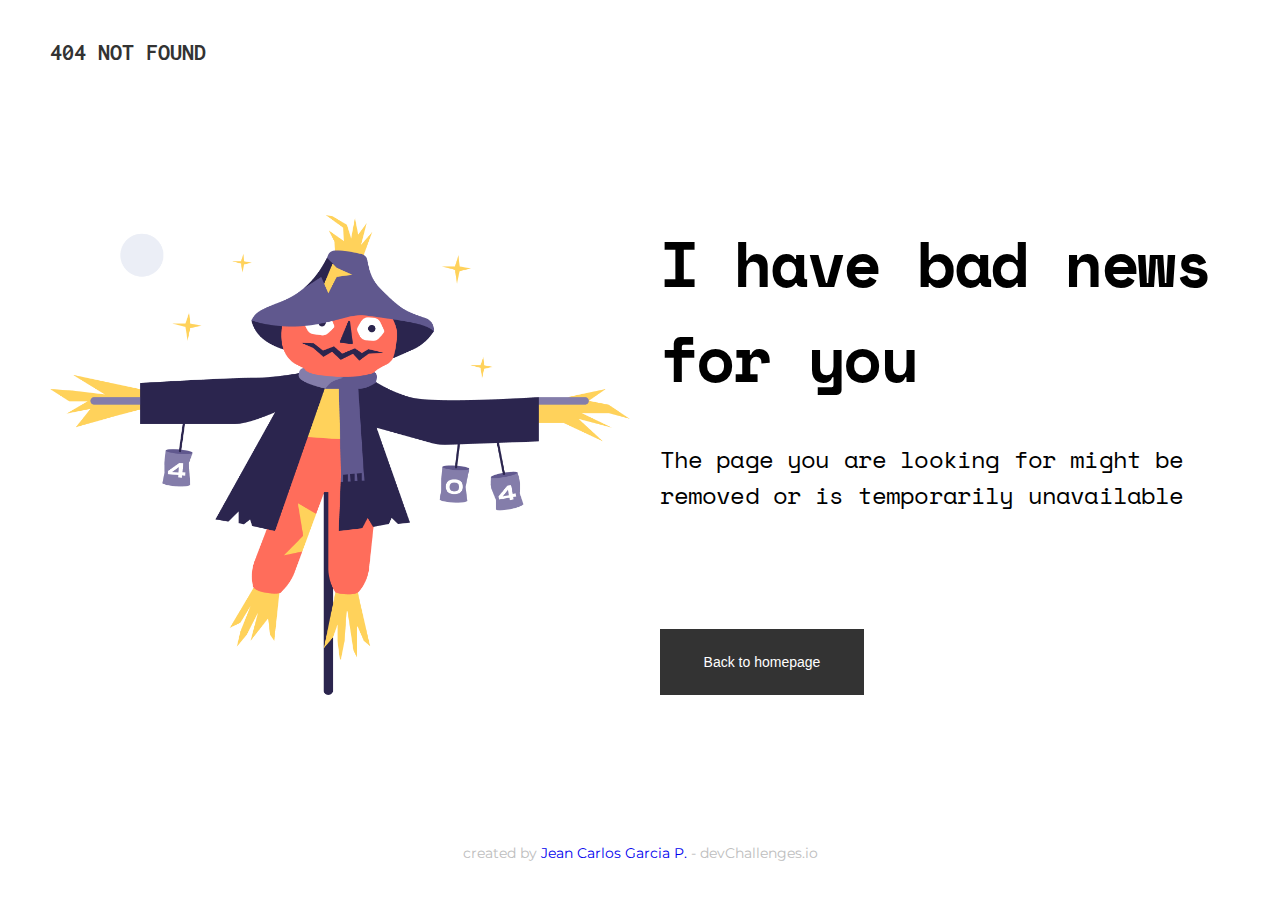
<file: 404-not-found-master/index.html>
<!DOCTYPE html>
<html lang="en">
<head>
    <meta charset="UTF-8">
    <meta http-equiv="X-UA-Compatible" content="IE=edge">
    <meta name="viewport" content="width=device-width, initial-scale=1.0">
    <title>404-not-found-master</title>
    <link rel="stylesheet" href="reset200802.css">
    <link rel="stylesheet" href="style.css">
</head>
<body>
    <div class="wrapper">
        <header class="header">
            <h1>404 NOT FOUND</h1>
        </header>
        <main class="main">
            <section class="section_img">
                <figure><img src="Scarecrow.png" alt=""></figure>
            </section>
            <section class="section_description">
                <div>
                    <h2>I have bad news for you</h2>
                    <p>The page you are looking for might be removed or is temporarily unavailable</p>
                </div>
                <button>Back to homepage</button>
            </section>
        </main>
        <footer class="footer">
            <p>created by <a href="https://devchallenges.io/portfolio/jeancarlos3197">Jean Carlos Garcia P.</a> - devChallenges.io</p>
        </footer>
    </div>
</body>
</html>
</file>
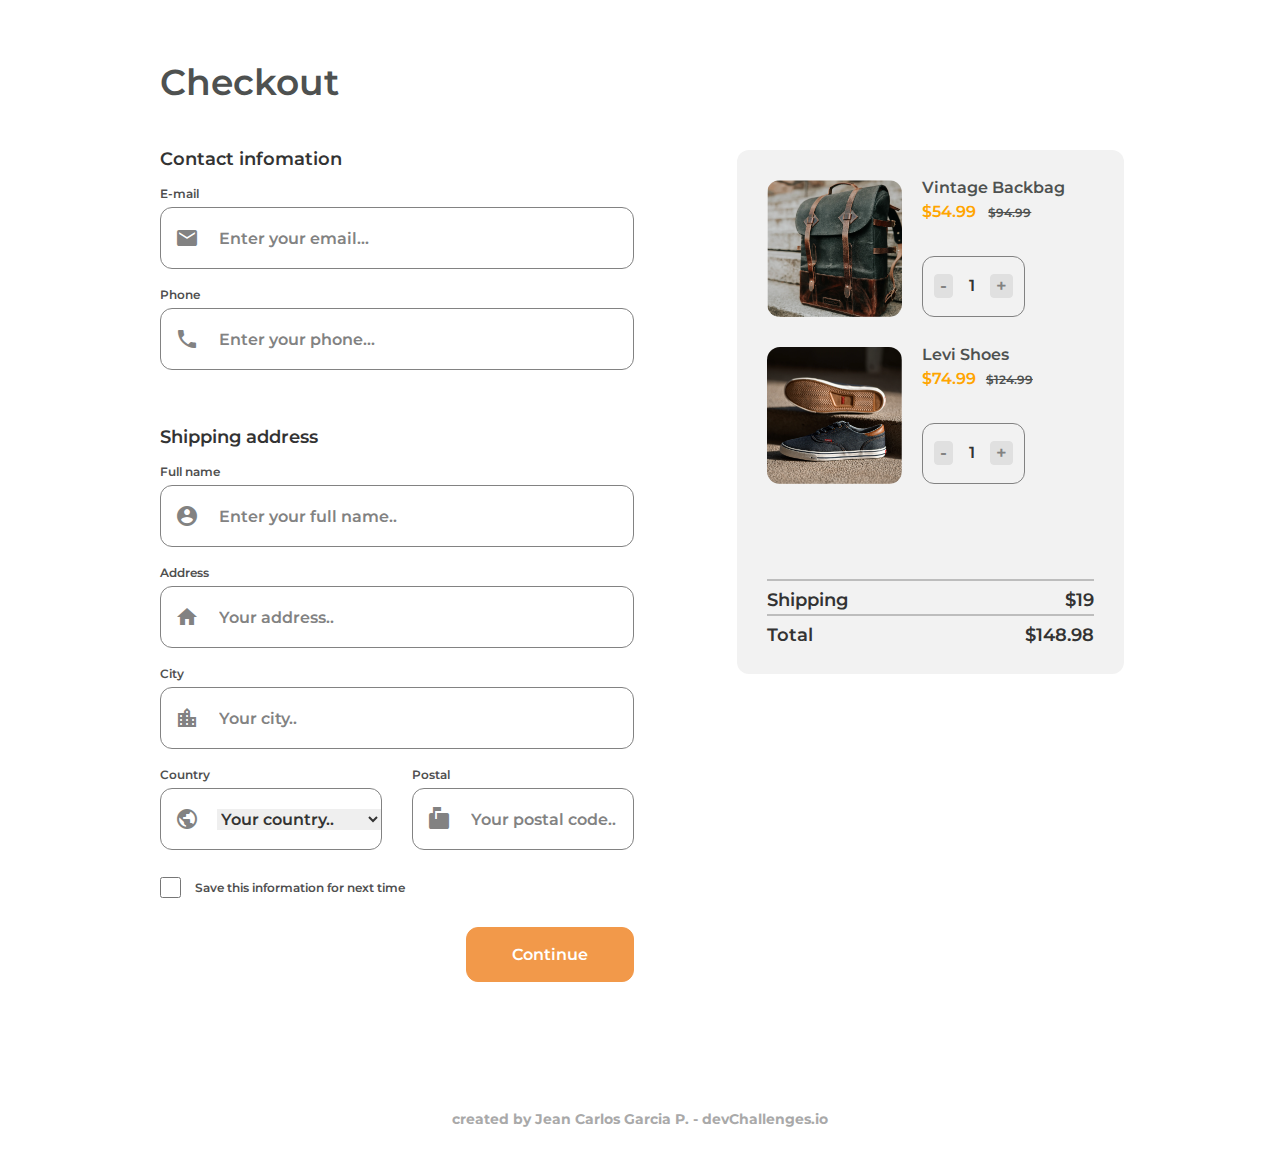
<file: checkout-page-master/index.html>
<!DOCTYPE html>
<html lang="en">
  <head>
    <meta charset="UTF-8" />
    <meta http-equiv="X-UA-Compatible" content="IE=edge" />
    <meta name="viewport" content="width=device-width, initial-scale=1.0" />
    <link rel="icon" href="./img/devchallenges.png" />

    <link
      href="https://fonts.googleapis.com/icon?family=Material+Icons"
      rel="stylesheet"
    />
    <link rel="stylesheet" href="./styles/style.css" />

    <title>Document</title>
  </head>
  <body>
    <div class="wrapper">
      <header class="header"><h1>Checkout</h1></header>
      <main class="checkout">
        <form action="" class="checkout__form">
          <div class="checkout__form__left">
            <div class="checkout__form__left__contact">
              <h2>Contact infomation</h2>
              <div class="checkout__form__left__contact__contact input__design">
                <label for="correo">E-mail</label>
                <div class="icon__and__input">
                  <span class="material-icons"> email </span>
                  <input
                    type="email"
                    id="correo"
                    placeholder="Enter your email..."
                  />
                </div>
              </div>
              <div class="checkout__form__left__contact__contact input__design">
                <label for="telefono">Phone</label>
                <div class="icon__and__input">
                  <span class="material-icons"> call </span>
                  <input
                    type="tel"
                    id="telefono"
                    placeholder="Enter your phone..."
                  />
                </div>
              </div>
            </div>
            <div class="checkout__form__left__shipping">
              <h2>Shipping address</h2>
              <div
                class="checkout__form__left__shipping__content input__design"
              >
                <label for="nombre">Full name</label>
                <div class="icon__and__input">
                  <span class="material-icons"> account_circle </span>
                  <input
                    type="text"
                    id="nombre"
                    placeholder="Enter your full name.."
                  />
                </div>
              </div>
              <div
                class="checkout__form__left__shipping__content input__design"
              >
                <label for="direccion">Address</label>
                <div class="icon__and__input">
                  <span class="material-icons"> home </span>
                  <input
                    type="text"
                    id="direccion"
                    placeholder="Your address.."
                  />
                </div>
              </div>
              <div
                class="checkout__form__left__shipping__content input__design"
              >
                <label for="ciudad">City</label>
                <div class="icon__and__input">
                  <span class="material-icons"> location_city </span>
                  <input
                    type="text"
                    id="ciudad"
                    name="ciudad"
                    placeholder="Your city.."
                  />
                </div>
              </div>
              <div
                class="checkout__form__left__shipping__content input__design country__and__postal"
              >
                <div class="country">
                  <label for="pais">Country</label>
                  <div class="icon__and__input">
                    <span class="material-icons"> public </span>
                    <select name="pais" id="pais">
                      <option value="none">Your country..</option>
                      <option value="value2">Value 2</option>
                      <option value="value3">Value 3</option>
                    </select>
                  </div>
                </div>
                <div class="postal">
                  <label for="postal">Postal</label>
                  <div class="icon__and__input">
                    <span class="material-icons"> markunread_mailbox </span>
                    <input
                      type="text"
                      id="postal"
                      placeholder="Your postal code.."
                    />
                  </div>
                </div>
              </div>
              <label class="checkout__form__left__shipping__check"
                ><input type="checkbox" id="cbox1" value="first_checkbox" />
                Save this information for next time</label
              ><br />
            </div>
          </div>
          <div class="checkout__form__right">
            <div class="checkout__form__right__content">
              <div class="container">
                <img src="./img/photo1.png" alt="" />
                <div class="container_description">
                  <h4>Vintage Backbag</h4>
                  <p>
                    <span>$54.99</span>
                    <span>$94.99</span>
                  </p>
                </div>
                <div class="container_count">
                  <button>-</button>
                  <p>1</p>
                  <button>+</button>
                </div>
              </div>
              <div class="container">
                <img src="./img/photo2.png" alt="" />
                <div class="container_description">
                  <h4>Levi Shoes</h4>
                  <p><span>$74.99</span><span>$124.99</span></p>
                </div>
                <div class="container_count">
                  <button>-</button>
                  <p>1</p>
                  <button>+</button>
                </div>
              </div>
            </div>
            <div class="checkout__form__right__description">
              <hr />
              <div class="checkout__form__right__description__price">
                <h3>Shipping</h3>
                <p>$19</p>
              </div>
              <hr />
              <div class="checkout__form__right__description__price">
                <h3>Total</h3>
                <p>$148.98</p>
              </div>
            </div>
          </div>
          <div class="checkout__form__button">
            <button>Continue</button>
          </div>
        </form>
      </main>
      <footer class="footer">
        <p>
          created by
          <a
            href="https://devchallenges.io/portfolio/jeancarlos3197"
            target="_blank"
            >Jean Carlos Garcia P.</a
          >
          - devChallenges.io
        </p>
      </footer>
    </div>
  </body>
</html>
</file>
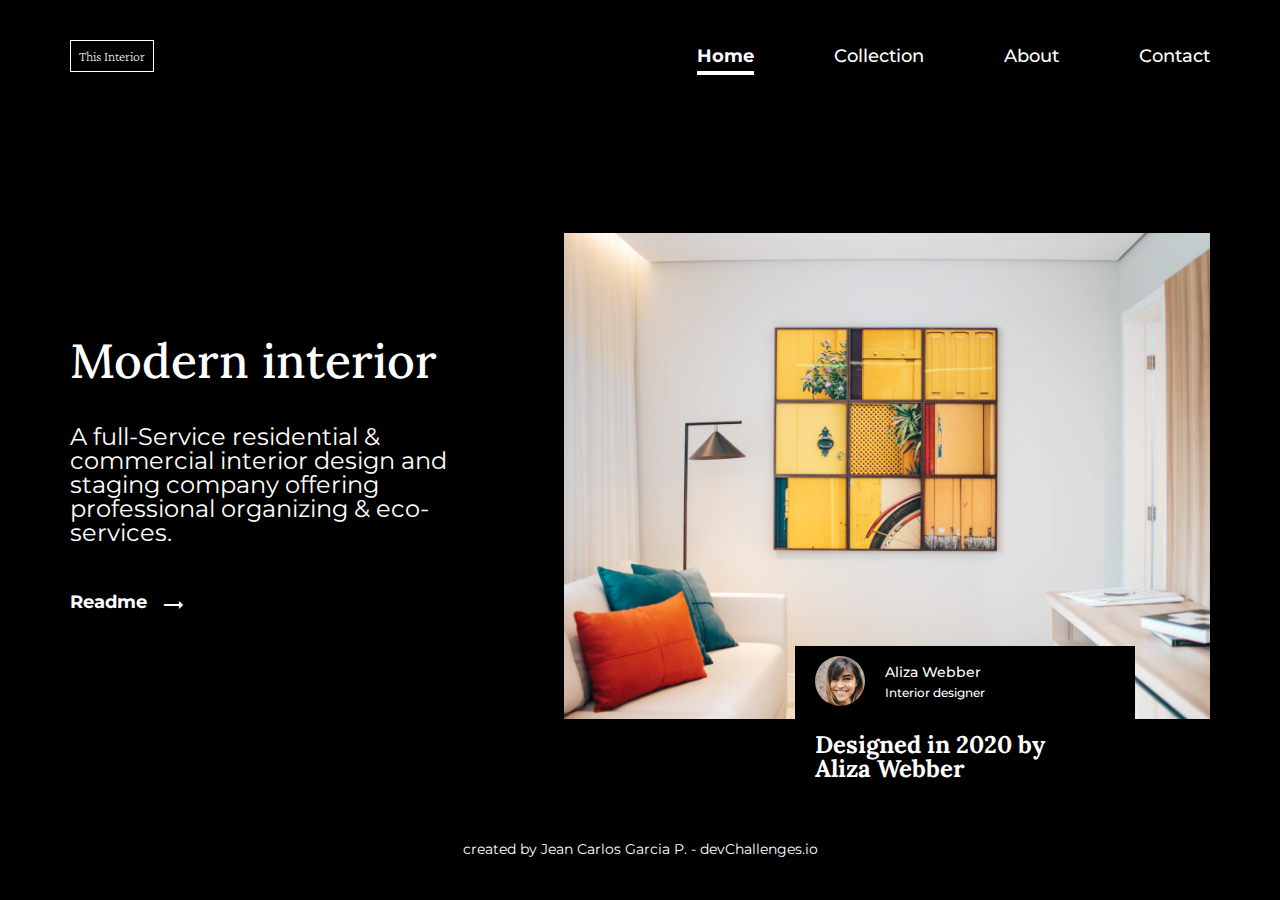
<file: interior-consultant-master/index.html>
<!DOCTYPE html>
<html lang="en">
  <head>
    <meta charset="UTF-8" />
    <meta http-equiv="X-UA-Compatible" content="IE=edge" />
    <meta name="viewport" content="width=device-width, initial-scale=1.0" />
    <title>interior-consultant-master</title>
    <link rel="stylesheet" href="./styles/reset200802.css" />
    <link
      href="https://fonts.googleapis.com/icon?family=Material+Icons"
      rel="stylesheet"
    />
    <link rel="stylesheet" href="./styles/main-pre.css" />
  </head>
  <body>
    <div class="wrapper ">
      <header class="header ">
        <div class="header-logo ">
          <h1>This Interior</h1>
        </div>
        <nav class="header-navbar ">
          <ul>
            <li>
              <a href="#"
                >Home
                <div></div>
              </a>
            </li>
            <li><a href="#">Collection</a></li>
            <li><a href="#">About</a></li>
            <li><a href="#">Contact</a></li>
          </ul>
        </nav>
        <button class="header-button ">
          <span class="material-icons menu">
            menu
          </span>
          <span class="material-icons menu-open">
            menu
          </span>
        </button>
      </header>
      <main class="main">
        <div class="main-left">
          <h2>Modern interior</h2>
          <p>
            A full-Service residential & commercial interior design and staging
            company offering professional organizing & eco-services.
          </p>
          <a href="#">
            Readme <span class="material-icons">trending_flat</span>
          </a>
        </div>
        <div class="main-right">
          <figure class="main-right_img">
            <img src="./img/photo1.png" alt="" />
            <div class="main-right_img_subcontainer">
              <div class="main-right_img_subcontainer-user">
                <figure class="main-right_img_subcontainer-user-left">
                  <img src="./img/photo2.png" alt="" />
                </figure>
                <div class="main-right_img_subcontainer-user-right">
                  <h3>Aliza Webber</h3>
                  <p>Interior designer</p>
                </div>
              </div>
              <div class="main-right_img_designedby">
                <h4>Designed in 2020 by <br> Aliza Webber</h4>
              </div>
            </div>
          </figure>
        </div>
      </main>
      <footer class="footer">
        <p>
          created by
          <a href="https://devchallenges.io/portfolio/jeancarlos3197"
            >Jean Carlos Garcia P.</a
          >
          - devChallenges.io
        </p>
      </footer>

      <script src="./js/main.js"></script>
    </div>
  </body>
</html>
</file>
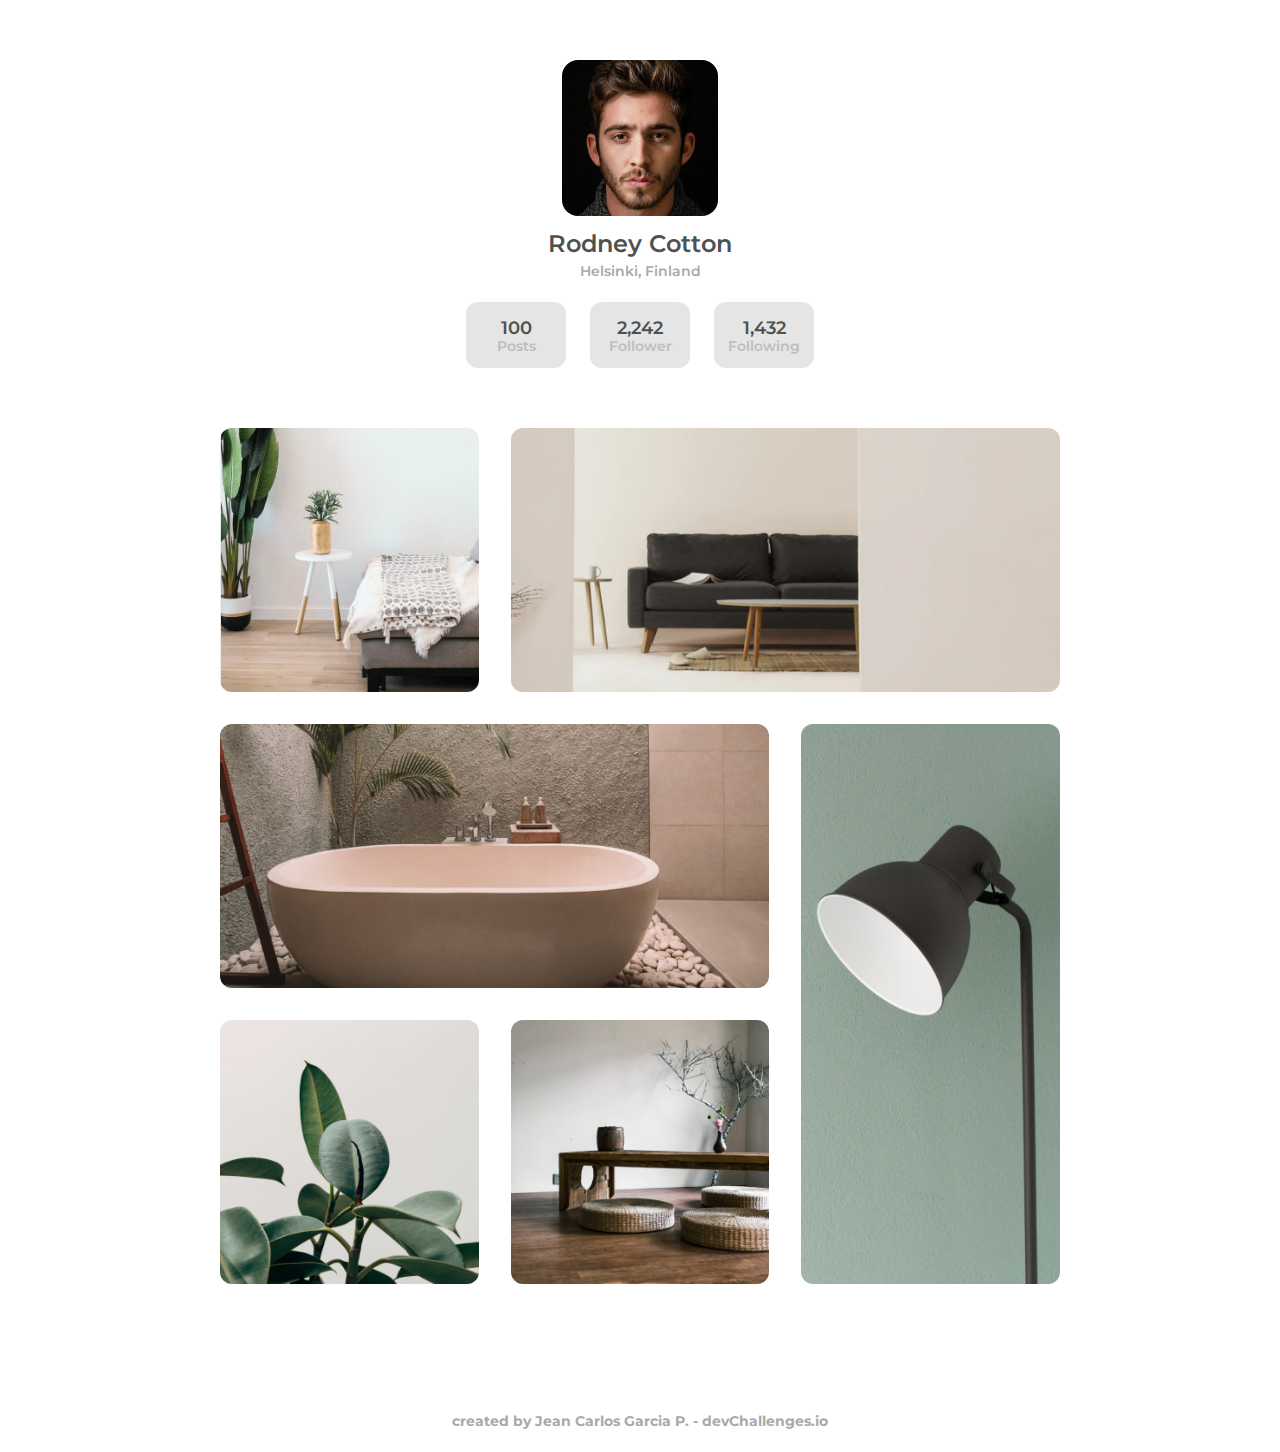
<file: my-gallery-master/index.html>
<!DOCTYPE html>
<html lang="en">
  <head>
    <meta charset="UTF-8" />
    <meta http-equiv="X-UA-Compatible" content="IE=edge" />
    <meta name="viewport" content="width=device-width, initial-scale=1.0" />
    <link rel="icon" href="./img/devchallenges.png" />

    <link
      rel="shortcut icon"
      type="image/x-icon"
      href="https://devchallenges.io/"
    />
    <link rel="stylesheet" href="./styles/main.css">
    <title>MY-GALLERY-MASTER</title>
  </head>
  <body>
    <main>
      <div class="profile">
        <img
          src="./img/profilePhoto.png"
          alt="perfil"
          class="profile__img"
        />
        <h1 class="profile__name">Rodney Cotton</h1>
        <p class="profile__country">Helsinki, Finland</p>
        <div class="profile__social">
          <div class="profile__social__information">
            <p class="number">100</p>
            <p class="title">Posts</p>
          </div>
          <div class="profile__social__information">
            <p class="number">2,242</p>
            <p class="title">Follower</p>
          </div>
          <div class="profile__social__information">
            <p class="number">1,432</p>
            <p class="title">Following</p>
          </div>
        </div>
      </div>
      <div class="gallery">
        <div class="gallery__container">
          <figure class="img1"><img src="./img/photo1.png" alt="escritorio1"></figure>
          <figure class="img2"><img src="./img/photo2.png" alt="escritorio2"></figure>
          <figure class="img3"><img src="./img/photo3.png" alt="bañera"></figure>
          <figure class="img4"><img src="./img/photo_4.png" alt="lampara"></figure>
          <figure class="img5"><img src="./img/photo5.png" alt="mesa"></figure>
          <figure class="img6"><img src="./img/photo6.png" alt="planta"></figure>
        </div>
      </div>
    </main>

    <footer class="footer">
      <p>
        created by
        <a href="https://devchallenges.io/portfolio/jeancarlos3197"
        target="_blank"
          >Jean Carlos Garcia P.</a
        >
        - devChallenges.io
      </p>
    </footer>
  </body>
</html>
</file>
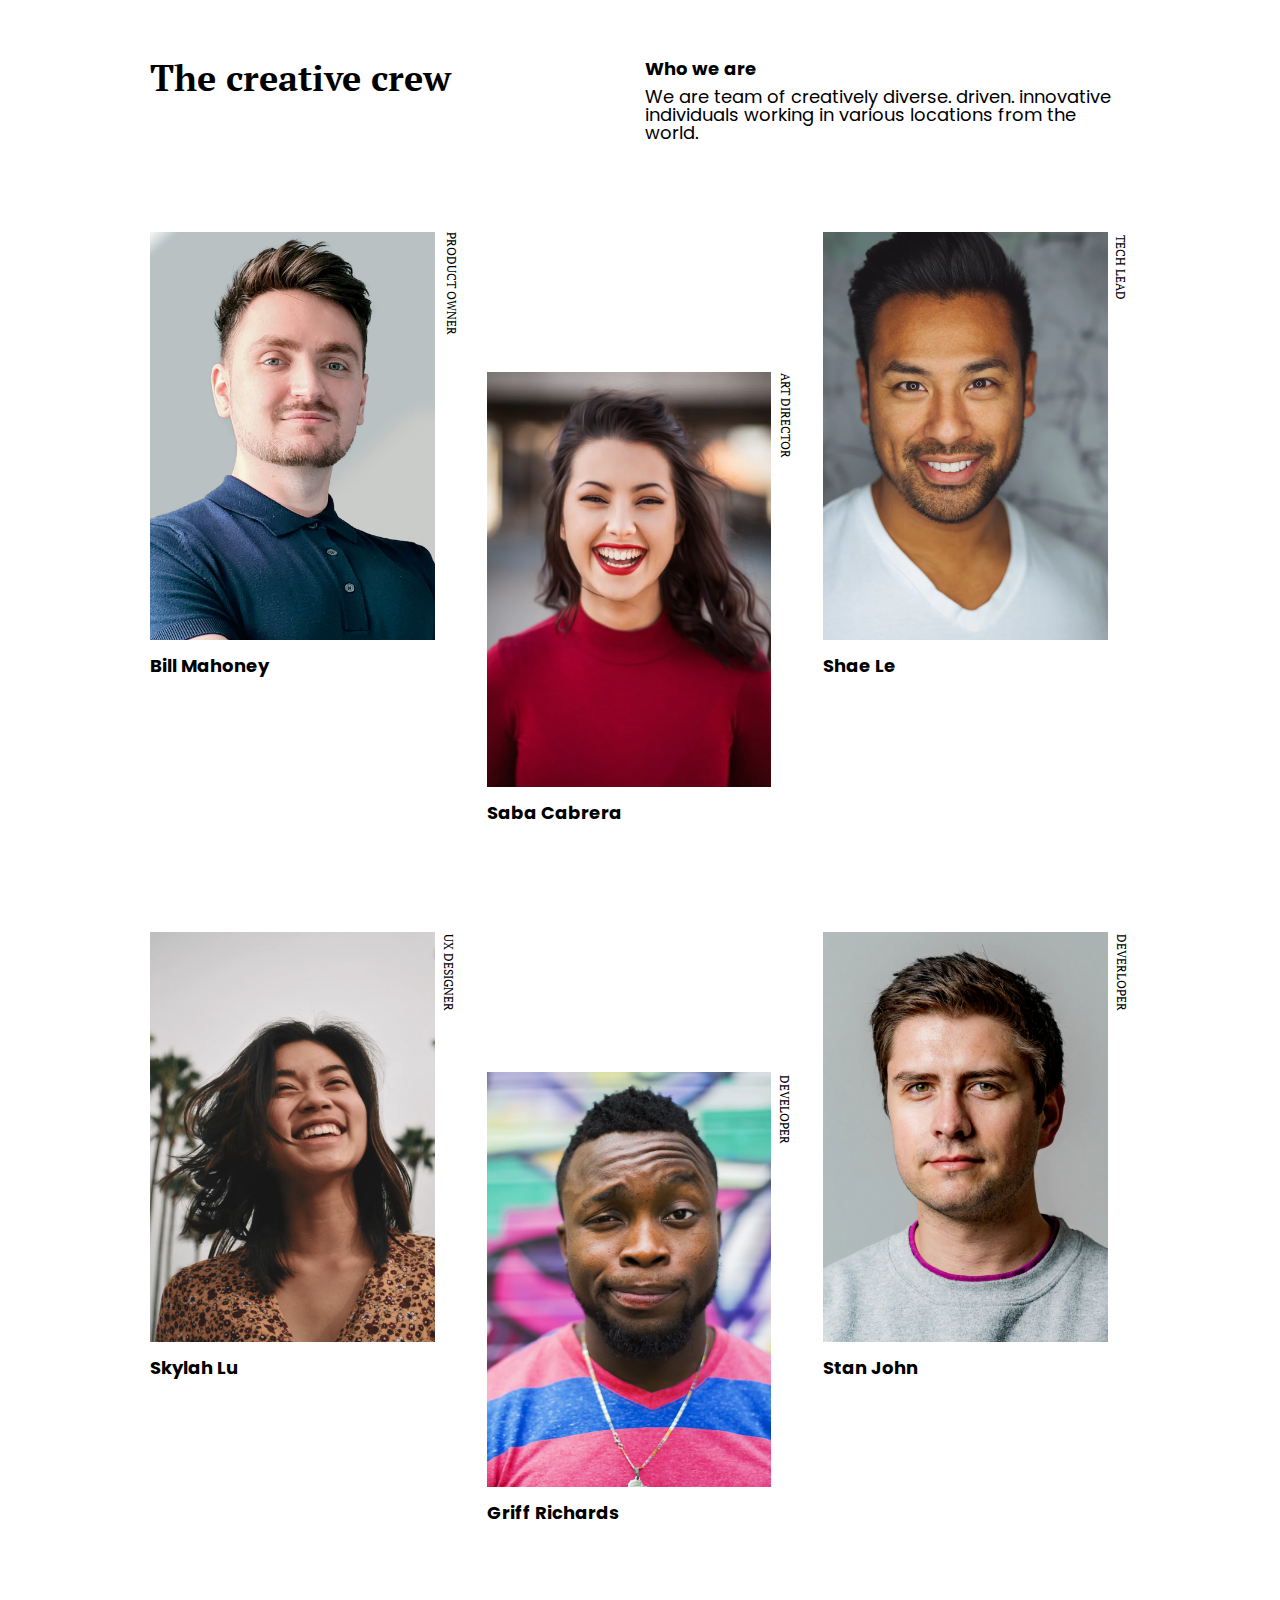
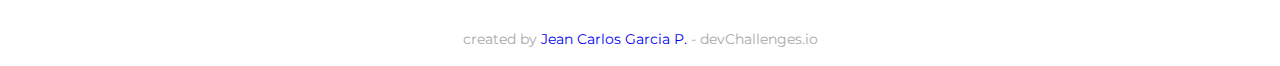
<file: my-team-page-master/index.html>
<!DOCTYPE html>
<html lang="en">
<head>
    <meta charset="UTF-8">
    <meta http-equiv="X-UA-Compatible" content="IE=edge">
    <meta name="viewport" content="width=device-width, initial-scale=1.0">
    <title>my-team-page-master</title>
    <link rel="stylesheet" href="./style/reset200802.css">
    <link rel="stylesheet" href="./style/style.css">
</head>
<body>
    <div class="wrapper">
        <header class="header">
            <h1>The creative crew</h1>
            <div class="header-description">
                <h2>Who we are</h2>
                <p>We are team of creatively diverse.  driven.  innovative individuals working in various locations from the world.</p>
            </div>
        </header>
        <main class="main">
            <div class="main-container">
                <div class="main-container__title">
                    <figure class="main-container__img">
                        <img src="./img/photo1.png" alt="">
                    </figure>
                    <h3>Bill Mahoney</h3>
                </div>
                <div class="main-container__skill">
                    <p>Product owner</p>
                </div>
            </div>
            <div class="main-container">
                <div class="main-container__title">
                    <figure class="main-container__img">
                        <img src="./img/photo2.png" alt="">
                    </figure>
                    <h3>Saba Cabrera</h3>
                </div>
                <div class="main-container__skill">
                    <p>Art director</p>
                </div>
            </div>
            <div class="main-container">
                <div class="main-container__title">
                    <figure class="main-container__img">
                        <img src="./img/photo3.png" alt="">
                    </figure>
                    <h3>Shae Le</h3>
                </div>
                <div class="main-container__skill">
                    <p>Tech Lead</p>
                </div>
            </div>
            <div class="main-container">
                <div class="main-container__title">
                    <figure class="main-container__img">
                        <img src="./img/photo4.png" alt="">
                    </figure>
                    <h3>Skylah Lu</h3>
                </div>
                <div class="main-container__skill">
                    <p>UX Designer</p>
                </div>
            </div>
            <div class="main-container">
                <div class="main-container__title">
                    <figure class="main-container__img">
                        <img src="./img/photo5.png" alt="">
                    </figure>
                    <h3>Griff Richards</h3>
                </div>
                <div class="main-container__skill">
                    <p>Developer</p>
                </div>
            </div>
            <div class="main-container">
                <div class="main-container__title">
                    <figure class="main-container__img">
                        <img src="./img/photo6.png" alt="">
                    </figure>
                    <h3>Stan John</h3>
                </div>
                <div class="main-container__skill">
                    <p>DEverloper</p>
                </div>
            </div>
        </main>
        <footer class="footer">
            <p>created by <a href="https://devchallenges.io/portfolio/jeancarlos3197">Jean Carlos Garcia P.</a> - devChallenges.io</p>
        </footer>
    </div>
</body>
</html>
</file>
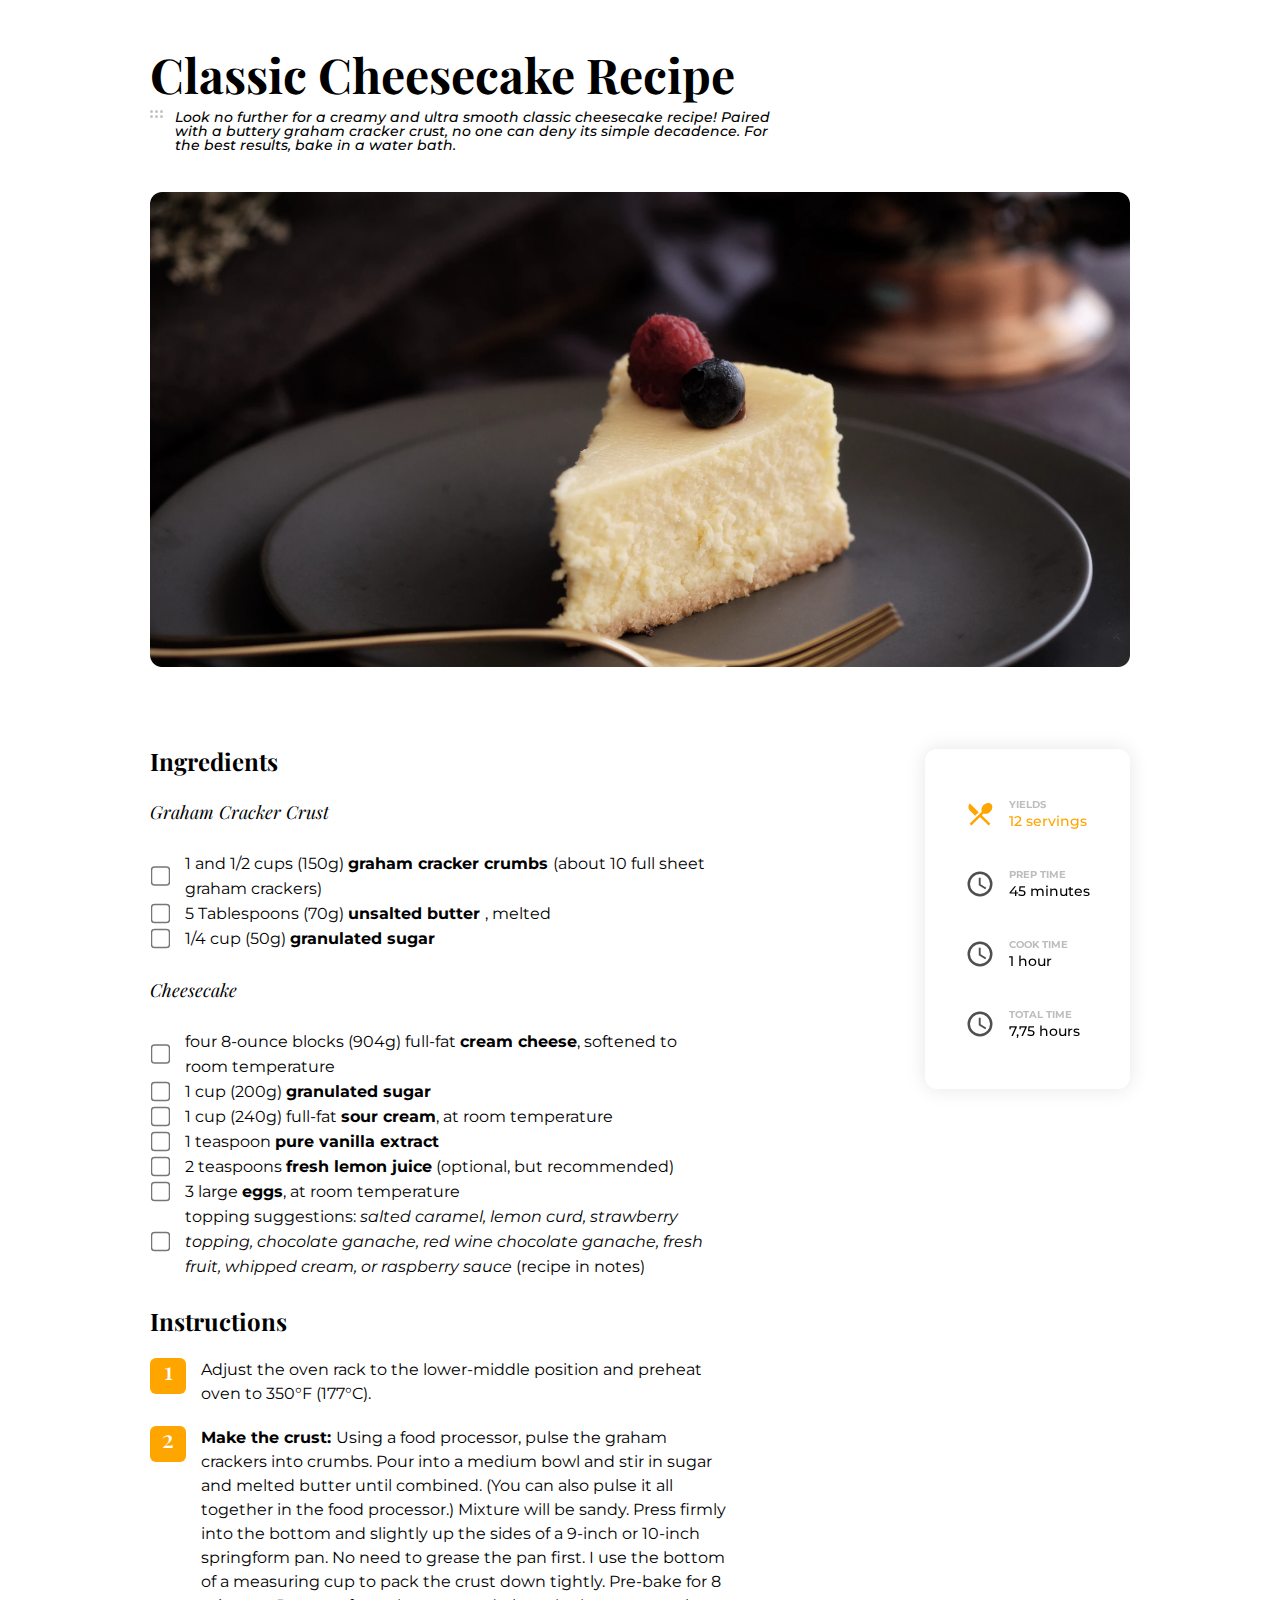
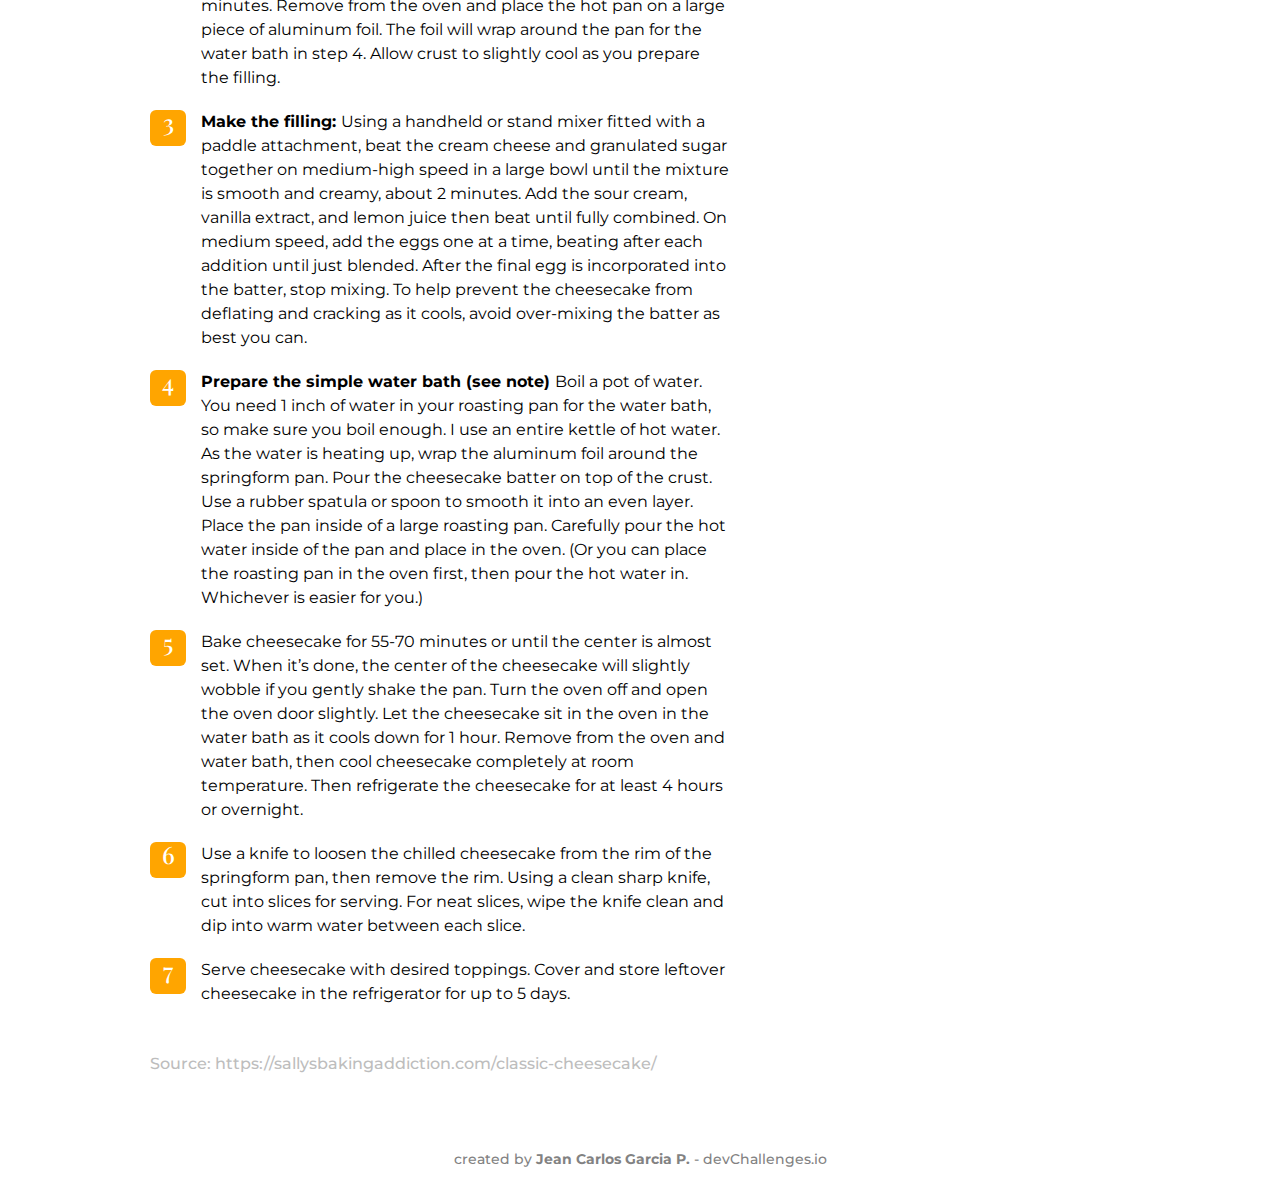
<file: recipe-page-master/index.html>
<!DOCTYPE html>
<html lang="en">
  <head>
    <meta charset="UTF-8" />
    <meta http-equiv="X-UA-Compatible" content="IE=edge" />
    <meta name="viewport" content="width=device-width, initial-scale=1.0" />
    <link rel="icon" href="./img/devchallenges.png" />
    <title>recipe blog challenge</title>
    <link
      href="https://fonts.googleapis.com/icon?family=Material+Icons"
      rel="stylesheet"
    />
    <link rel="stylesheet" href="./sass/main.css" />
  </head>
  <body>
    <div class="wrapper">
      <main class="main">
        <article class="article">
          <section class="description">
            <h1>Classic Cheesecake Recipe</h1>
            <div class="description--text">
              <img src="./img/6dots.svg" alt="" />
              <p>
                Look no further for a creamy and ultra smooth classic cheesecake
                recipe! Paired with a buttery graham cracker crust, no one can
                deny its simple decadence. For the best results, bake in a water
                bath.
              </p>
            </div>
            <img class="description--img" src="./img/photo1.png" alt="" />
          </section>
          <section class="union">
            <section class="union__right">
              <div class="union__right__item">
                <span class="orange material-icons union__right__item--icon">
                  restaurant_menu
                </span>
                <div class="union__right__item--description">
                  <span>Yields</span>
                  <p class="orange">12 servings</p>
                </div>
              </div>
              <div class="union__right__item">
                <span class="material-icons union__right__item--icon">
                  schedule
                </span>
                <div class="union__right__item--description">
                  <span>Prep TIme</span>
                  <p>45 minutes</p>
                </div>
              </div>
              <div class="union__right__item">
                <span class="material-icons union__right__item--icon">
                  schedule
                </span>
                <div class="union__right__item--description">
                  <span>Cook Time </span>
                  <p>1 hour</p>
                </div>
              </div>
              <div class="union__right__item">
                <span class="material-icons union__right__item--icon">
                  schedule
                </span>
                <div class="union__right__item--description">
                  <span>Total Time</span>
                  <p>7,75 hours</p>
                </div>
              </div>
            </section>
            <section class="union__left">
              <section class="union__left__ingredients">
                <h2>Ingredients</h2>
                <div class="union__left__ingredients__list">
                  <div class="union__left__ingredients__list__container">
                    <h3>Graham Cracker Crust</h3>
                    <div
                      class="union__left__ingredients__list__container__items"
                    >
                      <input
                        type="checkbox"
                        id="crust1"
                        name="crust1"
                        value="crust1"
                      />
                      <label for="crust1">
                        1 and 1/2 cups (150g)
                        <span>graham cracker crumbs </span>(about 10 full sheet
                        graham crackers)</label
                      >
                    </div>
                    <div
                      class="union__left__ingredients__list__container__items"
                    >
                      <input
                        type="checkbox"
                        id="crust2"
                        name="crust2"
                        value="crust2"
                      />
                      <label for="crust2">
                        5 Tablespoons (70g) <span>unsalted butter </span>,
                        melted</label
                      >
                    </div>
                    <div
                      class="union__left__ingredients__list__container__items"
                    >
                      <input
                        type="checkbox"
                        id="crust3"
                        name="crust3"
                        value="crust3"
                      />
                      <label for="crust3">
                        1/4 cup (50g) <span>granulated sugar</span></label
                      >
                    </div>
                  </div>
                  <div class="union__left__ingredients__list__container">
                    <h3>Cheesecake</h3>
                    <div
                      class="union__left__ingredients__list__container__items"
                    >
                      <input
                        type="checkbox"
                        id="cake1"
                        name="cake1"
                        value="cake1"
                      />
                      <label for="cake1">
                        four 8-ounce blocks (904g) full-fat
                        <span>cream cheese</span>, softened to room
                        temperature</label
                      >
                    </div>
                    <div
                      class="union__left__ingredients__list__container__items"
                    >
                      <input
                        type="checkbox"
                        id="cake2"
                        name="cake2"
                        value="cake2"
                      />
                      <label for="cake2">
                        1 cup (200g) <span>granulated sugar</span></label
                      >
                    </div>
                    <div
                      class="union__left__ingredients__list__container__items"
                    >
                      <input
                        type="checkbox"
                        id="cake3"
                        name="cake3"
                        value="cake3"
                      />
                      <label for="cake3">
                        1 cup (240g) full-fat <span>sour cream</span>, at room
                        temperature</label
                      >
                    </div>
                    <div
                      class="union__left__ingredients__list__container__items"
                    >
                      <input
                        type="checkbox"
                        id="cake4"
                        name="cake4"
                        value="cake4"
                      />
                      <label for="cake4">
                        1 teaspoon <span>pure vanilla extract</span></label
                      >
                    </div>
                    <div
                      class="union__left__ingredients__list__container__items"
                    >
                      <input
                        type="checkbox"
                        id="cake5"
                        name="cake5"
                        value="cake5"
                      />
                      <label for="cake5">
                        2 teaspoons <span>fresh lemon juice</span> (optional,
                        but recommended)</label
                      >
                    </div>
                    <div
                      class="union__left__ingredients__list__container__items"
                    >
                      <input
                        type="checkbox"
                        id="cake6"
                        name="cake6"
                        value="cake6"
                      />
                      <label for="cake6">
                        3 large <span>eggs</span>, at room temperature</label
                      >
                    </div>
                    <div
                      class="union__left__ingredients__list__container__items"
                    >
                      <input
                        type="checkbox"
                        id="cake7"
                        name="cake7"
                        value="cake7"
                      />
                      <label for="cake7">
                        topping suggestions:
                        <i
                          >salted caramel, lemon curd, strawberry topping,
                          chocolate ganache, red wine chocolate ganache, fresh
                          fruit, whipped cream, or raspberry sauce</i
                        >
                        (recipe in notes)
                      </label>
                    </div>
                  </div>
                </div>
              </section>
              <section class="union__left__instructions">
                <h2>Instructions</h2>
                <div class="union__left__instructions__list">
                  <div class="union__left__instructions__list_items">
                    <div>
                      <p>1</p>
                    </div>
                    <p>
                      Adjust the oven rack to the lower-middle position and
                      preheat oven to 350°F (177°C).
                    </p>
                  </div>
                  <div class="union__left__instructions__list_items">
                    <div>
                      <p>2</p>
                    </div>
                    <p>
                      <b>Make the crust: </b>Using a food processor, pulse the
                      graham crackers into crumbs. Pour into a medium bowl and
                      stir in sugar and melted butter until combined. (You can
                      also pulse it all together in the food processor.) Mixture
                      will be sandy. Press firmly into the bottom and slightly
                      up the sides of a 9-inch or 10-inch springform pan. No
                      need to grease the pan first. I use the bottom of a
                      measuring cup to pack the crust down tightly. Pre-bake for
                      8 minutes. Remove from the oven and place the hot pan on a
                      large piece of aluminum foil. The foil will wrap around
                      the pan for the water bath in step 4. Allow crust to
                      slightly cool as you prepare the filling.
                    </p>
                  </div>
                  <div class="union__left__instructions__list_items">
                    <div>
                      <p>3</p>
                    </div>
                    <p>
                      <b>Make the filling: </b>Using a handheld or stand mixer
                      fitted with a paddle attachment, beat the cream cheese and
                      granulated sugar together on medium-high speed in a large
                      bowl until the mixture is smooth and creamy, about 2
                      minutes. Add the sour cream, vanilla extract, and lemon
                      juice then beat until fully combined. On medium speed, add
                      the eggs one at a time, beating after each addition until
                      just blended. After the final egg is incorporated into the
                      batter, stop mixing. To help prevent the cheesecake from
                      deflating and cracking as it cools, avoid over-mixing the
                      batter as best you can.
                    </p>
                  </div>
                  <div class="union__left__instructions__list_items">
                    <div>
                      <p>4</p>
                    </div>
                    <p>
                      <b>Prepare the simple water bath (see note) </b>Boil a pot
                      of water. You need 1 inch of water in your roasting pan
                      for the water bath, so make sure you boil enough. I use an
                      entire kettle of hot water. As the water is heating up,
                      wrap the aluminum foil around the springform pan. Pour the
                      cheesecake batter on top of the crust. Use a rubber
                      spatula or spoon to smooth it into an even layer. Place
                      the pan inside of a large roasting pan. Carefully pour the
                      hot water inside of the pan and place in the oven. (Or you
                      can place the roasting pan in the oven first, then pour
                      the hot water in. Whichever is easier for you.)
                    </p>
                  </div>
                  <div class="union__left__instructions__list_items">
                    <div>
                      <p>5</p>
                    </div>
                    <p>
                      Bake cheesecake for 55-70 minutes or until the center is
                      almost set. When it’s done, the center of the cheesecake
                      will slightly wobble if you gently shake the pan. Turn the
                      oven off and open the oven door slightly. Let the
                      cheesecake sit in the oven in the water bath as it cools
                      down for 1 hour. Remove from the oven and water bath, then
                      cool cheesecake completely at room temperature. Then
                      refrigerate the cheesecake for at least 4 hours or
                      overnight.
                    </p>
                  </div>
                  <div class="union__left__instructions__list_items">
                    <div>
                      <p>6</p>
                    </div>
                    <p>
                      Use a knife to loosen the chilled cheesecake from the rim
                      of the springform pan, then remove the rim. Using a clean
                      sharp knife, cut into slices for serving. For neat slices,
                      wipe the knife clean and dip into warm water between each
                      slice.
                    </p>
                  </div>
                  <div class="union__left__instructions__list_items">
                    <div>
                      <p>7</p>
                    </div>
                    <p>
                      Serve cheesecake with desired toppings. Cover and store
                      leftover cheesecake in the refrigerator for up to 5 days.
                    </p>
                  </div>
                </div>
                <p class="union__left__instructions__list_link">
                  Source: <br />
                  <a
                    href="https://sallysbakingaddiction.com/classic-cheesecake/"
                    >https://sallysbakingaddiction.com/classic-cheesecake/</a
                  >
                </p>
              </section>
            </section>
          </section>
        </article>
      </main>
      <footer class="footer">
        <p>
          created by
          <a href="https://devchallenges.io/portfolio/jeancarlos3197"
            >Jean Carlos Garcia P.</a
          >
          - devChallenges.io
        </p>
      </footer>
    </div>
  </body>
</html>
</file>
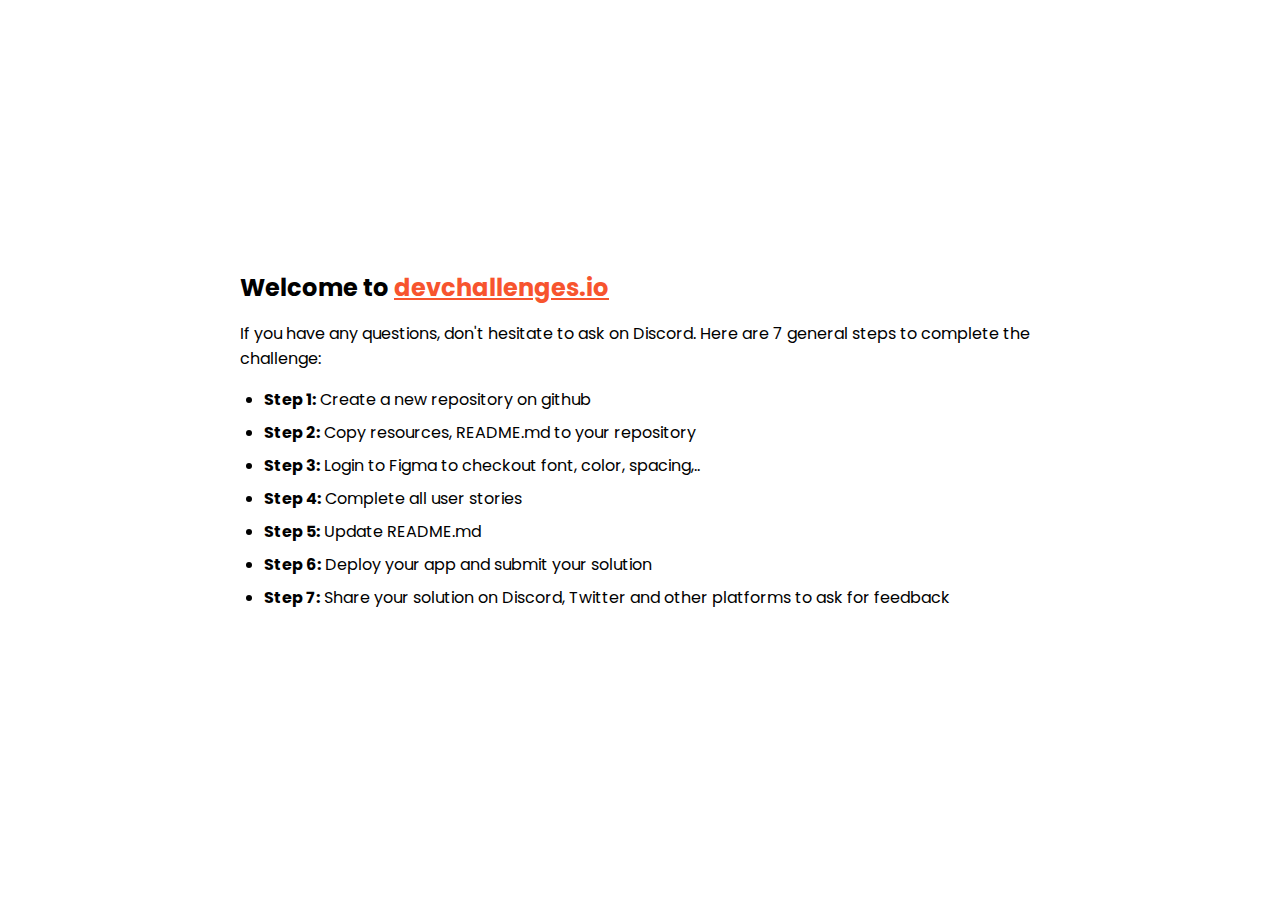
<file: 404-not-found-master/steps.html>
<!DOCTYPE html>
<html lang="en">
  <head>
    <meta charset="utf-8" />
    <meta
      name="viewport"
      content="width=device-width, initial-scale=1,
  maximum-scale=5"
    />

    <link rel="icon" href="devchallenges.png" />

    <link
      rel="shortcut icon"
      type="image/x-icon"
      href="https://devchallenges.io/"
    />

    <link
      href="https://fonts.googleapis.com/css2?family=Poppins:wght@400;500&display=swap"
      rel="stylesheet"
    />

    <title>Devchallenges</title>

    <style>
      body {
        font-family: "Poppins", sans-serif;
      }

      ul {
        padding-left: 24px;
      }

      li {
        margin-bottom: 8px;
      }

      .welcome {
        max-width: 800px;
        margin: 0 auto;
      }

      .welcome-text {
        margin-top: 30vh;
        font-weight: 500;
      }

      .welcome-text p {
        font-size: 1rem;
        font-weight: 400;
      }

      .welcome-text h1 {
        font-size: 1.5rem;
      }

      .welcome-text a {
        color: #f7542e;
      }
    </style>
  </head>
  <body>
    <div class="welcome">
      <div class="welcome-text">
        <h1>
          Welcome to
          <a href="https://devchallenges.io/" target="_blank"
            >devchallenges.io</a
          >
        </h1>

        <p>
          If you have any questions, don't hesitate to ask on Discord. Here are
          7 general steps to complete the challenge:
        </p>
      </div>

      <ul>
        <li><b>Step 1:</b> Create a new repository on github</li>
        <li><b>Step 2:</b> Copy resources, README.md to your repository</li>
        <li>
          <b>Step 3:</b> Login to Figma to checkout font, color, spacing,..
        </li>
        <li><b>Step 4:</b> Complete all user stories</li>
        <li><b>Step 5:</b> Update README.md</li>
        <li><b>Step 6:</b> Deploy your app and submit your solution</li>
        <li>
          <b>Step 7:</b> Share your solution on Discord, Twitter and other
          platforms to ask for feedback
        </li>
      </ul>
    </div>
  </body>
</html>
</file>
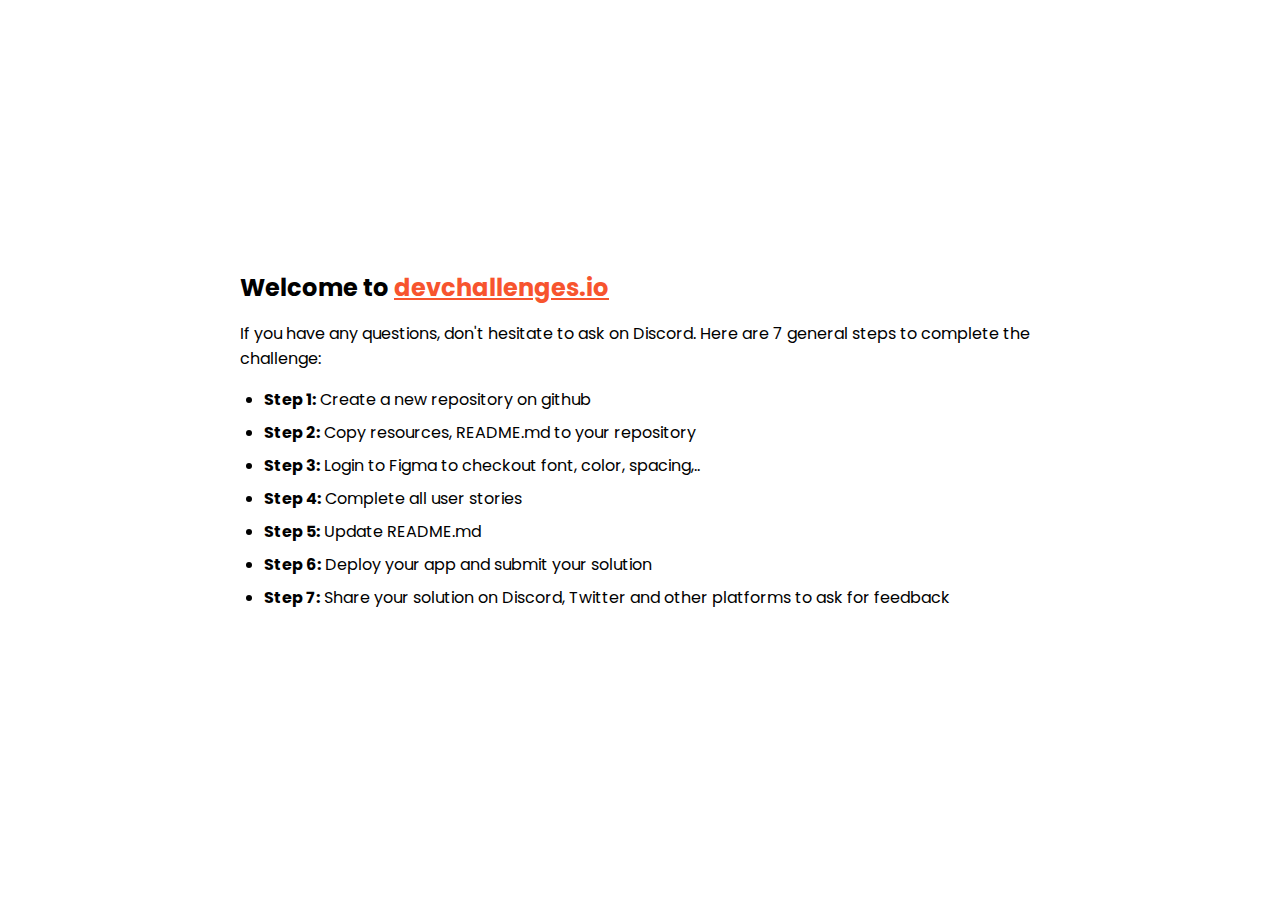
<file: checkout-page-master/steps.html>
<!DOCTYPE html>
<html lang="en">
  <head>
    <meta charset="utf-8" />
    <meta
      name="viewport"
      content="width=device-width, initial-scale=1,
  maximum-scale=5"
    />

    <link rel="icon" href="./img/devchallenges.png" />

    <link
      rel="shortcut icon"
      type="image/x-icon"
      href="https://devchallenges.io/"
    />

    <link
      href="https://fonts.googleapis.com/css2?family=Poppins:wght@400;500&display=swap"
      rel="stylesheet"
    />

    <title>Devchallenges</title>

    <style>
      body {
        font-family: "Poppins", sans-serif;
      }

      ul {
        padding-left: 24px;
      }

      li {
        margin-bottom: 8px;
      }

      .welcome {
        max-width: 800px;
        margin: 0 auto;
      }

      .welcome-text {
        margin-top: 30vh;
        font-weight: 500;
      }

      .welcome-text p {
        font-size: 1rem;
        font-weight: 400;
      }

      .welcome-text h1 {
        font-size: 1.5rem;
      }

      .welcome-text a {
        color: #f7542e;
      }
    </style>
  </head>
  <body>
    <div class="welcome">
      <div class="welcome-text">
        <h1>
          Welcome to
          <a href="https://devchallenges.io/" target="_blank"
            >devchallenges.io</a
          >
        </h1>

        <p>
          If you have any questions, don't hesitate to ask on Discord. Here are
          7 general steps to complete the challenge:
        </p>
      </div>

      <ul>
        <li><b>Step 1:</b> Create a new repository on github</li>
        <li><b>Step 2:</b> Copy resources, README.md to your repository</li>
        <li>
          <b>Step 3:</b> Login to Figma to checkout font, color, spacing,..
        </li>
        <li><b>Step 4:</b> Complete all user stories</li>
        <li><b>Step 5:</b> Update README.md</li>
        <li><b>Step 6:</b> Deploy your app and submit your solution</li>
        <li>
          <b>Step 7:</b> Share your solution on Discord, Twitter and other
          platforms to ask for feedback
        </li>
      </ul>
    </div>
  </body>
</html>
</file>
<file: 404-not-found-master/style.css>
@import url('https://fonts.googleapis.com/css2?family=Inconsolata:wght@700&family=Montserrat:wght@700&family=Space+Mono:wght@400;700&display=swap');

*{
    box-sizing: border-box;
}

html{
    font-size: 62.5%;
}

h1{
    font-family: 'Inconsolata', monospace;
    font-size: 2.4rem;
    color: #333;
}

main{
    font-family: 'Space Mono', monospace;
}

footer{
    font-family: 'Montserrat', sans-serif;;
}

.wrapper{
    height: 100vh;
    display: flex;
    flex-direction: column;
    justify-content: space-between;
    padding: 40px 50px 20px 50px;
}

.main{
    display: flex;
    gap: 30px;
}

.section_img figure, .section_img img{
    display: block;
    width: 100%;
    margin: 0;
}

.section_description{
    display: flex;
    flex-direction: column;
    justify-content: space-between;
    gap: 20px;
}

.section_description h2{
    font-size: 6.4rem;
    line-height: 95px;
    letter-spacing: -0.035em;
    /* font-weight: 700; */
}

.section_description p{
    margin-top: 36px;
    font-size: 2.4rem;
    line-height: 36px;
    letter-spacing: -0.035em;
}

.section_description button{
    font-size: 1.4rem;
    width: fit-content;
    padding: 24px 43px 24px 43px;
    background: #333333;
    border: 1px solid #333333;
    color: #fff;
    cursor: pointer;
}
.section_description button:hover{
    border: 1px solid #333;
    background-color: #fff;
    color: #333;
}
.footer{
    padding-bottom: 20px;
}

.footer p{
    font-size: 1.4rem;
    color: #BDBDBD;
    text-align: center;

}
.footer a{
    text-decoration: none;
}
@media (max-width: 900px) {
    .main{
        flex-direction: column;
    }
    .section_description button{
        width: auto;
    }
    .footer{
        margin-top: 20px;
    }

}
@media (max-width: 480px){
    .wrapper{
        padding: 40px 20px 20px 20px;
    }
    .main{
        margin-top: 60px;
        gap: 60px;
    }
    .section_description h2{
        font-size: 4.8rem;
        line-height: 71px;
    }
    .section_description p{
        font-size: 1.8rem;
        line-height: 27px;
    }
    .section_description button{
        width: fit-content;
        margin-top: 60px;
    }
    .footer{
        margin-top: 100px;
    }
}
</file>
<file: my-team-page-master/style/style.css>
@import url('https://fonts.googleapis.com/css2?family=Montserrat:wght@700&family=PT+Serif:wght@400;700&family=Poppins:wght@400;600&display=swap');
*{
    box-sizing: border-box;
}

html{
    font-size: 62.5%;
}

h1{
    font-family: 'PT Serif', serif;
    font-size: 3.6rem;
}
h2{
    font-family: 'Poppins', sans-serif;
    font-size: 1.8rem;
}
h3{
    font-family: 'Poppins', sans-serif;
    font-size: 1.8rem;
}

.header-description p{
    font-family: 'Poppins', sans-serif;
    font-size: 1.8rem;
}
.main-container__skill p{
    font-family: 'PT Serif', serif;
    font-size: 1.2rem;
}
.footer p{
    font-family: 'Montserrat', sans-serif;
    font-size: 1.4rem;
}

.wrapper{
    padding: 110px 240px 20px 240px ;
}
.header{
    display: grid;
    grid-template-columns: repeat(2, 1fr);
    gap: 10px;
}

.header-description{
    display: flex;
    flex-direction: column;
    gap: 10px;
}

.main{
    display:grid;
    grid-template-columns: repeat(3, 1fr);
    grid-template-rows: repeat(2,1fr);
    grid-column-gap: 30px;
    grid-row-gap: 110px;
    margin-top: 90px;
}
.main-container{
    display: flex;
    gap: 10px;
}
.main-container:nth-child(2){
    margin-top: 140px;
}
.main-container:nth-child(5){
    margin-top: 140px;
}
.main-container__title{
    gap: 15px;
    display: flex;
    flex-direction: column;
    position: relative;
}
.main-container__img{
    margin: 0px;
    display: block;
    width: 100%;
}
.main-container__img img{
    width: 100%;
}
.main-container__skill{
    width: 100%;
    width: 12px;
}.main-container__skill p{
    float: left;
    transform: rotate(90deg);
    transform-origin: 9% 14%;
    text-transform: uppercase;
    width: max-content;
    word-wrap: break-word;
    text-indent: 8px;
}

.footer{
    margin-top: 110px;
    text-align: center;
    color: #A9A9A9;
}
.footer a{
    text-decoration: none;
}

@media (max-width: 1300px){
    .wrapper{
        padding: 60px 150px 20px 150px ;
    }
}
@media (max-width: 1200px){
    .wrapper{
        padding: 50px 100px 20px 100px ;
    }
}
@media (max-width: 480px){
    h3{
        font-size: 1.4rem;
    }
    
    .header-description p{
        font-size: 1.4rem;
    }
    .main-container__skill p{
        font-size: 1rem;
    }
    .footer p{
        font-size: 1.4rem;
    }
    .wrapper{
        padding: 60px 10px 20px 10px ;
    }
    .header{
        display: grid;
        grid-template-columns: repeat(1, 1fr);
        gap: 38px;
    }
    .main{
        margin-top: 30px;
        grid-template-columns: repeat(2, 1fr);
        grid-column-gap: 20px;
        grid-row-gap: 40px;
    }
    .main-container:nth-child(even){
        margin-top: 140px;
    }
    .main-container:nth-child(5){
        margin-top: 0;
    }
}
</file>
<file: 404-not-found-master/reset200802.css>
/* http://meyerweb.com/eric/tools/css/reset/ */
/* v1.0 | 20080212 */

html, body, div, span, applet, object, iframe,
h1, h2, h3, h4, h5, h6, p, blockquote, pre,
a, abbr, acronym, address, big, cite, code,
del, dfn, em, font, img, ins, kbd, q, s, samp,
small, strike, strong, sub, sup, tt, var,
b, u, i, center,
dl, dt, dd, ol, ul, li,
fieldset, form, label, legend,
table, caption, tbody, tfoot, thead, tr, th, td {
	margin: 0;
	padding: 0;
	border: 0;
	outline: 0;
	font-size: 100%;
	vertical-align: baseline;
	background: transparent;
}
body {
	line-height: 1;
}
ol, ul {
	list-style: none;
}
blockquote, q {
	quotes: none;
}
blockquote:before, blockquote:after,
q:before, q:after {
	content: '';
	content: none;
}

/* remember to define focus styles! */
:focus {
	outline: 0;
}

/* remember to highlight inserts somehow! */
ins {
	text-decoration: none;
}
del {
	text-decoration: line-through;
}

/* tables still need 'cellspacing="0"' in the markup */
table {
	border-collapse: collapse;
	border-spacing: 0;
}
</file>
<file: checkout-page-master/styles/style.css>
/* http://meyerweb.com/eric/tools/css/reset/ 
   v2.0 | 20110126
   License: none (public domain)
*/
@import url("https://fonts.googleapis.com/css2?family=Montserrat:wght@600;700&display=swap");
html, body, div, span, applet, object, iframe, h1, h2, h3, h4, h5, h6, p, blockquote, pre, a, abbr, acronym, address, big, cite, code, del, dfn, em, img, ins, kbd, q, s, samp, small, strike, strong, sub, sup, tt, var, b, u, i, center, dl, dt, dd, ol, ul, li, fieldset, form, label, legend, table, caption, tbody, tfoot, thead, tr, th, td, article, aside, canvas, details, embed, figure, figcaption, footer, header, hgroup, menu, nav, output, ruby, section, summary, time, mark, audio, video {
  margin: 0;
  padding: 0;
  border: 0;
  font-size: 100%;
  font: inherit;
  vertical-align: baseline;
}

/* HTML5 display-role reset for older browsers */
article, aside, details, figcaption, figure, footer, header, hgroup, menu, nav, section {
  display: block;
}

body {
  line-height: 1;
}

ol, ul {
  list-style: none;
}

blockquote, q {
  quotes: none;
}

blockquote:before, blockquote:after {
  content: '';
  content: none;
}

q:before, q:after {
  content: '';
  content: none;
}

table {
  border-collapse: collapse;
  border-spacing: 0;
}

* {
  -webkit-box-sizing: border-box;
          box-sizing: border-box;
}

html {
  font-size: 62.5%;
}

.wrapper {
  width: 960px;
  padding: 64px 0 24px 0;
  margin: auto;
}

button {
  cursor: pointer;
}

.header h1 {
  font-family: "Montserrat", sans-serif;
  font-weight: 600;
  font-size: 3.6rem;
  color: #4E5150;
}

.checkout {
  margin-top: 50px;
}

.checkout__form {
  display: -ms-grid;
  display: grid;
  -ms-grid-columns: 55% 45%;
      grid-template-columns: 55% 45%;
  grid-column-gap: 12%;
  width: -webkit-fit-content;
  width: -moz-fit-content;
  width: fit-content;
}

.checkout__form__left__contact h2 {
  font-family: "Montserrat", sans-serif;
  font-weight: 600;
  font-size: 1.8rem;
  color: #333333;
}

.checkout__form__left__shipping {
  margin-top: 58px;
}

.checkout__form__left__shipping h2 {
  font-family: "Montserrat", sans-serif;
  font-weight: 600;
  font-size: 1.8rem;
  color: #333333;
}

.checkout__form__left__shipping__check {
  margin-top: 23px;
  display: block;
  font-family: "Montserrat", sans-serif;
  font-weight: 600;
  font-size: 1.2rem;
  color: #4f4f4f;
}

.checkout__form__left__shipping__check input {
  width: 21px;
  height: 21px;
  padding: 0;
  margin: 0 11px 0 0;
  vertical-align: bottom;
  position: relative;
  top: 4px;
  *overflow: hidden;
}

.checkout__form__right {
  display: -webkit-box;
  display: -ms-flexbox;
  display: flex;
  -webkit-box-orient: vertical;
  -webkit-box-direction: normal;
      -ms-flex-direction: column;
          flex-direction: column;
  background-color: #f2f2f2;
  padding: 30px;
  height: -webkit-fit-content;
  height: -moz-fit-content;
  height: fit-content;
  border-radius: 12px;
}

.checkout__form__right__content {
  display: -webkit-box;
  display: -ms-flexbox;
  display: flex;
  -webkit-box-orient: vertical;
  -webkit-box-direction: normal;
      -ms-flex-direction: column;
          flex-direction: column;
  gap: 30px;
}

.checkout__form__right__description {
  margin-top: 90px;
}

.checkout__form__right__description hr {
  border: 1px solid #bdbdbd;
}

.checkout__form__right__description__price {
  display: -webkit-box;
  display: -ms-flexbox;
  display: flex;
  -webkit-box-pack: justify;
      -ms-flex-pack: justify;
          justify-content: space-between;
  margin-top: 10px;
}

.checkout__form__right__description__price h3, .checkout__form__right__description__price p {
  font-family: "Montserrat", sans-serif;
  font-weight: 600;
  font-size: 1.8rem;
  color: #333333;
}

.checkout__form__button {
  margin-top: 23px;
  display: -webkit-box;
  display: -ms-flexbox;
  display: flex;
  -webkit-box-pack: end;
      -ms-flex-pack: end;
          justify-content: end;
}

.checkout__form__button button {
  font-family: "Montserrat", sans-serif;
  font-weight: 600;
  font-size: 1.6rem;
  padding: 17px 45px;
  color: #fff;
  background-color: #f2994a;
  border-radius: 12px;
  border: 1px solid #f2994a;
}

.checkout__form__button button:hover {
  color: #f2994a;
  background-color: #fff;
  border: 1px #f2994a solid;
}

.input__design {
  margin-top: 20px;
}

.input__design label {
  font-family: "Montserrat", sans-serif;
  font-weight: 600;
  font-size: 1.2rem;
  color: #4f4f4f;
}

.input__design .icon__and__input {
  margin-top: 7px;
  display: -webkit-box;
  display: -ms-flexbox;
  display: flex;
  gap: 18px;
  -webkit-box-align: center;
      -ms-flex-align: center;
          align-items: center;
  padding: 18px 0 18px 14px;
  border: 1px solid #828282;
  border-radius: 12px;
}

.input__design .icon__and__input span {
  color: #828282;
}

.input__design .icon__and__input input,
.input__design .icon__and__input select {
  font-family: "Montserrat", sans-serif;
  font-weight: 600;
  font-size: 1.6rem;
  color: #333333;
  border: none;
  outline: 0;
  width: 90%;
}

.input__design .icon__and__input input::-webkit-input-placeholder,
.input__design .icon__and__input select::-webkit-input-placeholder {
  font-family: "Montserrat", sans-serif;
  font-weight: 600;
  font-size: 1.6rem;
  color: #828282;
}

.input__design .icon__and__input input:-ms-input-placeholder,
.input__design .icon__and__input select:-ms-input-placeholder {
  font-family: "Montserrat", sans-serif;
  font-weight: 600;
  font-size: 1.6rem;
  color: #828282;
}

.input__design .icon__and__input input::-ms-input-placeholder,
.input__design .icon__and__input select::-ms-input-placeholder {
  font-family: "Montserrat", sans-serif;
  font-weight: 600;
  font-size: 1.6rem;
  color: #828282;
}

.input__design .icon__and__input input::placeholder,
.input__design .icon__and__input select::placeholder {
  font-family: "Montserrat", sans-serif;
  font-weight: 600;
  font-size: 1.6rem;
  color: #828282;
}

.country__and__postal {
  display: -webkit-box;
  display: -ms-flexbox;
  display: flex;
  gap: 30px;
  -webkit-box-pack: justify;
      -ms-flex-pack: justify;
          justify-content: space-between;
}

.country__and__postal .country,
.country__and__postal .postal {
  width: 50%;
}

.container {
  display: -ms-grid;
  display: grid;
  -ms-grid-columns: 135px 1fr;
      grid-template-columns: 135px 1fr;
  grid-column-gap: 20px;
  grid-row-gap: 30px;
}

.container img {
  -ms-grid-column: 1;
      grid-column-start: 1;
  -ms-grid-row: 1;
      grid-row-start: 1;
  -ms-grid-row-span: 2;
      grid-row-end: span 2;
  margin: 0;
  padding: 0;
  width: 100%;
  border-radius: 13px;
}

.container_description {
  display: -webkit-box;
  display: -ms-flexbox;
  display: flex;
  -webkit-box-orient: vertical;
  -webkit-box-direction: normal;
      -ms-flex-direction: column;
          flex-direction: column;
}

.container_description h4 {
  font-family: "Montserrat", sans-serif;
  font-weight: 600;
  font-size: 1.6rem;
  color: #4e5150;
}

.container_description p {
  margin-top: 8px;
}

.container_description p span:nth-child(1) {
  font-family: "Montserrat", sans-serif;
  font-weight: 600;
  font-size: 1.6rem;
  color: orange;
  margin-right: 10px;
}

.container_description p span:nth-child(2) {
  font-family: "Montserrat", sans-serif;
  font-weight: 600;
  font-size: 1.2rem;
  color: #4e5150;
  text-decoration: line-through;
}

.container_count {
  border: 1px solid #828282;
  border-radius: 12px;
  width: 60%;
  display: -webkit-box;
  display: -ms-flexbox;
  display: flex;
  padding: 15px 11px;
  -webkit-box-align: center;
      -ms-flex-align: center;
          align-items: center;
  -webkit-box-pack: justify;
      -ms-flex-pack: justify;
          justify-content: space-between;
}

.container_count button {
  font-family: "Montserrat", sans-serif;
  font-weight: 600;
  font-size: 1.8rem;
  margin: 0;
  padding: 0 5px 0 5px;
  border: 1px solid #e0e0e0;
  color: #828282;
  background-color: #e0e0e0;
  border-radius: 4px;
}

.container_count button:hover {
  color: #e0e0e0;
  background-color: #828282;
  border: 1px solid #828282;
}

.container_count p {
  font-family: "Montserrat", sans-serif;
  font-weight: 600;
  font-size: 1.6rem;
  color: #333333;
}

.footer {
  text-align: center;
  font-family: "Montserrat", sans-serif;
  font-weight: 700;
  font-size: 1.4rem;
  color: #a9a9a9;
  margin-bottom: 24px;
  margin-top: 130px;
}

.footer a {
  text-decoration: none;
  color: #a9a9a9;
}
/*# sourceMappingURL=style.css.map */
</file>
<file: interior-consultant-master/styles/reset200802.css>
/* http://meyerweb.com/eric/tools/css/reset/ */
/* v1.0 | 20080212 */

html, body, div, span, applet, object, iframe,
h1, h2, h3, h4, h5, h6, p, blockquote, pre,
a, abbr, acronym, address, big, cite, code,
del, dfn, em, font, img, ins, kbd, q, s, samp,
small, strike, strong, sub, sup, tt, var,
b, u, i, center,
dl, dt, dd, ol, ul, li,
fieldset, form, label, legend,
table, caption, tbody, tfoot, thead, tr, th, td {
	margin: 0;
	padding: 0;
	border: 0;
	outline: 0;
	font-size: 100%;
	vertical-align: baseline;
	background: transparent;
}
body {
	line-height: 1;
}
ol, ul {
	list-style: none;
}
blockquote, q {
	quotes: none;
}
blockquote:before, blockquote:after,
q:before, q:after {
	content: '';
	content: none;
}

/* remember to define focus styles! */
:focus {
	outline: 0;
}

/* remember to highlight inserts somehow! */
ins {
	text-decoration: none;
}
del {
	text-decoration: line-through;
}

/* tables still need 'cellspacing="0"' in the markup */
table {
	border-collapse: collapse;
	border-spacing: 0;
}
</file>
<file: interior-consultant-master/styles/main-pre.css>
/* http://meyerweb.com/eric/tools/css/reset/ 
   v2.0 | 20110126
   License: none (public domain)
*/
@import url("https://fonts.googleapis.com/css2?family=Crimson+Pro:wght@200&family=Lora:wght@500;700&family=Montserrat:wght@400;500;700&display=swap");
html,
body,
div,
span,
applet,
object,
iframe,
h1,
h2,
h3,
h4,
h5,
h6,
p,
blockquote,
pre,
a,
abbr,
acronym,
address,
big,
cite,
code,
del,
dfn,
em,
img,
ins,
kbd,
q,
s,
samp,
small,
strike,
strong,
sub,
sup,
tt,
var,
b,
u,
i,
center,
dl,
dt,
dd,
ol,
ul,
li,
fieldset,
form,
label,
legend,
table,
caption,
tbody,
tfoot,
thead,
tr,
th,
td,
article,
aside,
canvas,
details,
embed,
figure,
figcaption,
footer,
header,
hgroup,
menu,
nav,
output,
ruby,
section,
summary,
time,
mark,
audio,
video {
  margin: 0;
  padding: 0;
  border: 0;
  font-size: 100%;
  font: inherit;
  vertical-align: baseline;
}

/* HTML5 display-role reset for older browsers */
article,
aside,
details,
figcaption,
figure,
footer,
header,
hgroup,
menu,
nav,
section {
  display: block;
}

body {
  line-height: 1;
}

ol,
ul {
  list-style: none;
}

blockquote,
q {
  quotes: none;
}

blockquote:before, blockquote:after {
  content: "";
  content: none;
}

q:before, q:after {
  content: "";
  content: none;
}

table {
  border-collapse: collapse;
  border-spacing: 0;
}

* {
  -webkit-box-sizing: border-box;
          box-sizing: border-box;
}

html {
  font-size: 62.5%;
  color: white;
  background-color: black;
}

figure {
  margin: 0;
  width: 100%;
}

img {
  width: 100%;
}

h1 {
  font-family: "Crimson Pro";
  font-weight: 200;
  font-size: 1.4rem;
}

.header-navbar a {
  text-decoration: none;
  font-family: "Montserrat";
  font-weight: 500;
  font-size: 1.8rem;
}

.header-navbar li:nth-child(1) a {
  font-weight: 700;
}

h2 {
  font-family: "Lora";
  font-weight: 500;
  font-size: 4.8rem;
}

@media (max-width: 499px) {
  h2 {
    font-size: 3.6rem;
  }
}

.main-left p {
  font-family: "Montserrat";
  font-weight: 400;
  font-size: 2.4rem;
}

.main-left a {
  font-family: "Montserrat";
  font-weight: 700;
  font-size: 1.8rem;
  text-decoration: none;
}

a {
  color: white;
  text-decoration: none;
}

.main-right_img_subcontainer h3 {
  font-family: "Montserrat";
  font-weight: 500;
  font-size: 1.4rem;
}

@media (max-width: 499px) {
  .main-right_img_subcontainer h3 {
    font-size: 1.2rem;
  }
}

.main-right_img_subcontainer p {
  font-family: "Montserrat";
  font-weight: 500;
  font-size: 1.2rem;
}

@media (max-width: 499px) {
  .main-right_img_subcontainer p {
    font-size: 1rem;
  }
}

.main-right_img_subcontainer h4 {
  font-family: "Lora";
  font-weight: 700;
  font-size: 2.4rem;
}

@media (max-width: 499px) {
  .main-right_img_subcontainer h4 {
    font-size: 1.8rem;
  }
}

@media (max-width: 499px) {
  ul.isActive {
    display: -webkit-box;
    display: -ms-flexbox;
    display: flex;
    -webkit-box-orient: vertical;
    -webkit-box-direction: normal;
        -ms-flex-direction: column;
            flex-direction: column;
    /* justify-content: center; */
    -webkit-box-align: center;
        -ms-flex-align: center;
            align-items: center;
    gap: 32px;
  }
}

.footer {
  font-family: "Montserrat";
  font-size: 1.4rem;
}

.wrapper {
  padding: 40px 70px 20px 70px;
  display: -webkit-box;
  display: -ms-flexbox;
  display: flex;
  -webkit-box-orient: vertical;
  -webkit-box-direction: normal;
      -ms-flex-direction: column;
          flex-direction: column;
  height: 100vh;
  background: black;
}

@media (max-width: 499px) {
  .wrapper {
    -webkit-transition: all 1s ease;
    transition: all 1s ease;
    padding: 10px 10px 0 10px;
    height: 90vh;
  }
}

@media (min-width: 500px) and (max-width: 900px) {
  .wrapper {
    padding: 20px 40px 20px 40px;
  }
}

.header {
  display: -webkit-box;
  display: -ms-flexbox;
  display: flex;
  -webkit-box-pack: justify;
      -ms-flex-pack: justify;
          justify-content: space-between;
  -webkit-box-align: center;
      -ms-flex-align: center;
          align-items: center;
}

.header-logo h1 {
  border: 1px solid white;
  padding: 8px;
  color: white;
}

@media (max-width: 499px) {
  .header-logo.isActive {
    display: none;
  }
}

.header-navbar ul {
  display: -webkit-box;
  display: -ms-flexbox;
  display: flex;
  gap: 80px;
}

.header-navbar ul li a {
  position: relative;
}

.header-navbar ul li a div {
  position: absolute;
  height: 4px;
  background-color: white;
  width: 100%;
  bottom: -8px;
  right: 0px;
}

@media (max-width: 499px) {
  .header-navbar ul {
    display: none;
    -webkit-transition: all 1s ease;
    transition: all 1s ease;
  }
  .header-navbar ul.isActive {
    display: -webkit-box;
    display: -ms-flexbox;
    display: flex;
    gap: 30px;
  }
}

@media (min-width: 500px) and (max-width: 900px) {
  .header-navbar ul {
    gap: 10px;
  }
}

@media (max-width: 499px) {
  .header-navbar {
    -webkit-transition: all 1s ease;
    transition: all 1s ease;
  }
  .header-navbar.isActive {
    position: absolute;
    display: block;
    top: 100%;
    left: 0;
    width: 100%;
    height: 90vh;
    display: -webkit-box;
    display: -ms-flexbox;
    display: flex;
    -webkit-box-pack: center;
        -ms-flex-pack: center;
            justify-content: center;
    -webkit-box-align: center;
        -ms-flex-align: center;
            align-items: center;
  }
}

.header-button {
  color: white;
  background-color: black;
  border: none;
  display: none;
}

@media (max-width: 499px) {
  .header-button {
    padding: 2px 0px 2px 0px;
    display: block;
  }
  .header-button.isActive .material-icons.menu-open {
    display: inline-block;
  }
  .header-button.isActive .material-icons.menu {
    display: none;
  }
}

@media (max-width: 499px) {
  .header.isActive {
    position: relative;
    -webkit-box-pack: end;
        -ms-flex-pack: end;
            justify-content: end;
  }
}

.menu {
  display: none;
}

@media (max-width: 499px) {
  .menu {
    display: block;
    padding: 2px 0px 2px 0px;
  }
}

.menu-open {
  display: none;
}

@media (max-width: 499px) {
  .menu-open {
    display: none;
  }
}

.main {
  margin-top: 160px;
  display: -webkit-box;
  display: -ms-flexbox;
  display: flex;
  -webkit-box-pack: justify;
      -ms-flex-pack: justify;
          justify-content: space-between;
  -webkit-box-align: center;
      -ms-flex-align: center;
          align-items: center;
  gap: 40px;
  -webkit-box-flex: 1;
      -ms-flex-positive: 1;
          flex-grow: 1;
  width: 100%;
}

.main-left {
  width: 40%;
}

.main-left p {
  margin-top: 40px;
}

.main-left a {
  display: -webkit-box;
  display: -ms-flexbox;
  display: flex;
  margin-top: 48px;
  gap: 14px;
}

@media (max-width: 499px) {
  .main-left {
    width: 100%;
  }
  .main-left p {
    margin-top: 25px;
    font-size: 1.4rem;
  }
  .main-left a {
    margin-top: 20px;
    font-size: 1.4rem;
  }
}

@media (min-width: 500px) and (max-width: 900px) {
  .main-left {
    width: 100%;
  }
}

.main-right {
  position: relative;
  width: 57%;
}

.main-right_img_subcontainer {
  position: absolute;
  padding: 10px 90px 30px 20px;
  display: -webkit-box;
  display: -ms-flexbox;
  display: flex;
  -webkit-box-orient: vertical;
  -webkit-box-direction: normal;
      -ms-flex-direction: column;
          flex-direction: column;
  gap: 25px;
  right: 75px;
  bottom: -90px;
  background: black;
}

.main-right_img_subcontainer-user {
  display: -webkit-box;
  display: -ms-flexbox;
  display: flex;
  gap: 20px;
  -webkit-box-align: center;
      -ms-flex-align: center;
          align-items: center;
}

.main-right_img_subcontainer-user img {
  width: 100%;
  border-radius: 100%;
}

.main-right_img_subcontainer-user-left {
  width: 50px;
}

.main-right_img_subcontainer-user-right {
  display: -webkit-box;
  display: -ms-flexbox;
  display: flex;
  -webkit-box-orient: vertical;
  -webkit-box-direction: normal;
      -ms-flex-direction: column;
          flex-direction: column;
  gap: 8px;
}

@media (max-width: 499px) {
  .main-right_img_subcontainer {
    right: 20px;
    bottom: -85px;
    padding: 10px 70px 25px 20px;
  }
}

@media (min-width: 500px) and (max-width: 900px) {
  .main-right_img_subcontainer {
    right: 20px;
  }
}

@media (max-width: 499px) {
  .main-right {
    margin-top: 30px;
    width: 100%;
  }
}

@media (min-width: 500px) and (max-width: 900px) {
  .main-right {
    width: 100%;
    margin-top: 20px;
  }
}

@media (max-width: 499px) {
  .main {
    margin-top: 34px;
    display: block;
  }
  .main.isActive {
    display: none;
  }
}

@media (min-width: 500px) and (max-width: 900px) {
  .main {
    margin-top: 80px;
    display: block;
  }
}

.footer {
  margin-top: 120px;
  padding-bottom: 24px;
  text-align: center;
}

@media (max-width: 499px) {
  .footer.isActive {
    display: none;
  }
}
/*# sourceMappingURL=main-pre.css.map */
</file>
<file: my-gallery-master/styles/main.css>
/* http://meyerweb.com/eric/tools/css/reset/ 
   v2.0 | 20110126
   License: none (public domain)
*/
@import url("https://fonts.googleapis.com/css2?family=Montserrat:wght@600;700&display=swap");
html, body, div, span, applet, object, iframe, h1, h2, h3, h4, h5, h6, p, blockquote, pre, a, abbr, acronym, address, big, cite, code, del, dfn, em, img, ins, kbd, q, s, samp, small, strike, strong, sub, sup, tt, var, b, u, i, center, dl, dt, dd, ol, ul, li, fieldset, form, label, legend, table, caption, tbody, tfoot, thead, tr, th, td, article, aside, canvas, details, embed, figure, figcaption, footer, header, hgroup, menu, nav, output, ruby, section, summary, time, mark, audio, video {
  margin: 0;
  padding: 0;
  border: 0;
  font-size: 100%;
  font: inherit;
  vertical-align: baseline;
}

/* HTML5 display-role reset for older browsers */
article, aside, details, figcaption, figure, footer, header, hgroup, menu, nav, section {
  display: block;
}

body {
  line-height: 1;
}

ol, ul {
  list-style: none;
}

blockquote, q {
  quotes: none;
}

blockquote:before, blockquote:after {
  content: '';
  content: none;
}

q:before, q:after {
  content: '';
  content: none;
}

table {
  border-collapse: collapse;
  border-spacing: 0;
}

html {
  font-size: 62.5%;
}

main {
  display: -ms-grid;
  display: grid;
  padding: 60px 0 0 0;
  justify-items: center;
}

@media screen and (max-width: 840px) {
  main {
    padding: 30px 0 0 0;
  }
}

.profile {
  display: -webkit-box;
  display: -ms-flexbox;
  display: flex;
  -webkit-box-orient: vertical;
  -webkit-box-direction: normal;
      -ms-flex-direction: column;
          flex-direction: column;
  -webkit-box-align: center;
      -ms-flex-align: center;
          align-items: center;
}

.profile__img {
  width: 156px;
  border-radius: 16px;
}

@media screen and (max-width: 840px) {
  .profile__img {
    width: 102px;
  }
}

.profile__name {
  margin-top: 16px;
  font-size: 2.4rem;
  font-family: "Montserrat", sans-serif;
  font-weight: 600;
  color: #4e5150;
}

@media screen and (max-width: 840px) {
  .profile__name {
    margin-top: 12px;
    font-size: 1.4rem;
  }
}

.profile__country {
  margin-top: 8px;
  font-size: 1.4rem;
  font-family: "Montserrat", sans-serif;
  font-weight: 600;
  color: #a9a9a9;
}

@media screen and (max-width: 840px) {
  .profile__country {
    margin-top: 4px;
    font-size: 1rem;
  }
}

.profile__social {
  margin-top: 24px;
  display: -ms-grid;
  display: grid;
  -ms-grid-columns: (100px)[3];
      grid-template-columns: repeat(3, 100px);
  gap: 24px;
  text-align: center;
}

@media screen and (max-width: 840px) {
  .profile__social {
    -ms-grid-columns: (78px)[3];
        grid-template-columns: repeat(3, 78px);
    gap: 12px;
  }
}

.profile__social__information {
  padding: 15px 0 15px 0;
  background-color: #e5e5e5;
  border-radius: 12px;
}

@media screen and (max-width: 840px) {
  .profile__social__information {
    padding: 10px 0 10px 0;
  }
}

.profile__social__information .number {
  line-height: 22px;
  font-size: 1.8rem;
  font-family: "Montserrat", sans-serif;
  font-weight: 600;
  color: #4e5150;
}

@media screen and (max-width: 840px) {
  .profile__social__information .number {
    font-size: 1.2rem;
  }
}

.profile__social__information .title {
  font-size: 1.4rem;
  font-family: "Montserrat", sans-serif;
  font-weight: 600;
  color: #bdbdbd;
}

@media screen and (max-width: 840px) {
  .profile__social__information .title {
    font-size: 1.2rem;
  }
}

.gallery {
  margin-top: 60px;
  width: 840px;
}

@media screen and (max-width: 840px) {
  .gallery {
    margin-top: 40px;
    padding: 0px 12px 0px 12px;
    width: 95%;
  }
}

.gallery__container {
  display: -ms-grid;
  display: grid;
  gap: 32px;
  -ms-grid-columns: (1fr)[3];
      grid-template-columns: repeat(3, 1fr);
  -ms-grid-rows: (1fr)[3];
      grid-template-rows: repeat(3, 1fr);
}

@media screen and (max-width: 840px) {
  .gallery__container {
    gap: 12px;
  }
}

.gallery__container .img2 {
  -ms-grid-column: 2;
      grid-column-start: 2;
  -ms-grid-column-span: 2;
      grid-column-end: span 2;
}

.gallery__container .img3 {
  -ms-grid-column: 1;
      grid-column-start: 1;
  -ms-grid-column-span: 2;
      grid-column-end: span 2;
}

.gallery__container .img4 {
  -ms-grid-column: 3;
      grid-column-start: 3;
  -ms-grid-row: 2;
      grid-row-start: 2;
  -ms-grid-row-span: 2;
      grid-row-end: span 2;
}

.gallery__container figure img {
  width: 100%;
  height: 100%;
  border-radius: 12px;
  -webkit-transition: all 1s;
  transition: all 1s;
}

.gallery__container figure img:hover {
  -webkit-box-shadow: 0px 2px 10px 10px #00000026;
          box-shadow: 0px 2px 10px 10px #00000026;
}

.footer {
  text-align: center;
  font-size: 1.4rem;
  font-family: "Montserrat", sans-serif;
  font-weight: 700;
  color: #a9a9a9;
  margin-bottom: 24px;
  margin-top: 130px;
}

@media screen and (max-width: 840px) {
  .footer {
    margin-top: 40px;
  }
}

.footer a {
  text-decoration: none;
  color: #a9a9a9;
}
/*# sourceMappingURL=main.css.map */
</file>
<file: my-team-page-master/style/reset200802.css>
/* http://meyerweb.com/eric/tools/css/reset/ */
/* v1.0 | 20080212 */

html, body, div, span, applet, object, iframe,
h1, h2, h3, h4, h5, h6, p, blockquote, pre,
a, abbr, acronym, address, big, cite, code,
del, dfn, em, font, img, ins, kbd, q, s, samp,
small, strike, strong, sub, sup, tt, var,
b, u, i, center,
dl, dt, dd, ol, ul, li,
fieldset, form, label, legend,
table, caption, tbody, tfoot, thead, tr, th, td {
	margin: 0;
	padding: 0;
	border: 0;
	outline: 0;
	font-size: 100%;
	vertical-align: baseline;
	background: transparent;
}
body {
	line-height: 1;
}
ol, ul {
	list-style: none;
}
blockquote, q {
	quotes: none;
}
blockquote:before, blockquote:after,
q:before, q:after {
	content: '';
	content: none;
}

/* remember to define focus styles! */
:focus {
	outline: 0;
}

/* remember to highlight inserts somehow! */
ins {
	text-decoration: none;
}
del {
	text-decoration: line-through;
}

/* tables still need 'cellspacing="0"' in the markup */
table {
	border-collapse: collapse;
	border-spacing: 0;
}
</file>
<file: recipe-page-master/sass/main.css>
/* http://meyerweb.com/eric/tools/css/reset/ 
   v2.0 | 20110126
   License: none (public domain)
*/
@import url("https://fonts.googleapis.com/css2?family=Montserrat:ital,wght@0,400;0,500;0,700;1,500&family=Playfair+Display:ital,wght@0,700;1,400&display=swap");
html, body, div, span, applet, object, iframe, h1, h2, h3, h4, h5, h6, p, blockquote, pre, a, abbr, acronym, address, big, cite, code, del, dfn, em, img, ins, kbd, q, s, samp, small, strike, strong, sub, sup, tt, var, b, u, i, center, dl, dt, dd, ol, ul, li, fieldset, form, label, legend, table, caption, tbody, tfoot, thead, tr, th, td, article, aside, canvas, details, embed, figure, figcaption, footer, header, hgroup, menu, nav, output, ruby, section, summary, time, mark, audio, video {
  margin: 0;
  padding: 0;
  border: 0;
  font-size: 100%;
  font: inherit;
  vertical-align: baseline;
}

/* HTML5 display-role reset for older browsers */
article, aside, details, figcaption, figure, footer, header, hgroup, menu, nav, section {
  display: block;
}

body {
  line-height: 1;
}

ol, ul {
  list-style: none;
}

blockquote, q {
  quotes: none;
}

blockquote:before, blockquote:after {
  content: '';
  content: none;
}

q:before, q:after {
  content: '';
  content: none;
}

table {
  border-collapse: collapse;
  border-spacing: 0;
}

* {
  -webkit-box-sizing: border-box;
          box-sizing: border-box;
}

html {
  font-size: 62.5%;
  font-family: "Montserrat";
}

h1,
h2,
h3,
h4,
h5,
h6 {
  font-family: "Playfair Display";
}

h1 {
  font-size: 4.8rem;
  font-weight: 700;
}

@media (max-width: 576px) {
  h1 {
    font-size: 2.4rem;
  }
}

h2 {
  font-size: 2.4rem;
  font-weight: 700;
}

h3 {
  font-size: 1.8rem;
}

p {
  font-size: 1.4rem;
  font-weight: 500;
}

.description--text p {
  font-style: italic;
  font-weight: 500;
  width: 600px;
}

@media (max-width: 576px) {
  .description--text p {
    font-size: 1.2rem;
    width: 100%;
  }
}

@media (max-width: 576px) {
  .description--text p {
    width: 100%;
  }
}

.union__right__item--icon {
  color: #4f4f4f;
  font-size: 30px;
}

@media (max-width: 576px) {
  .union__right__item--icon {
    font-size: 14px;
  }
}

.union__right__item--description span {
  font-family: "Montserrat";
  font-weight: 700;
  font-size: 1rem;
  color: #bdbdbd;
}

@media (max-width: 576px) {
  .union__right__item--description span {
    font-size: 0.8rem;
  }
}

.union__right__item--description p {
  font-family: "Montserrat";
  font-weight: 500;
  font-size: 1.4rem;
}

@media (max-width: 576px) {
  .union__right__item--description p {
    font-size: 1rem;
  }
}

.union__left__ingredients h2 {
  font-size: 2.4rem;
  font-weight: 700;
}

@media (max-width: 576px) {
  .union__left__ingredients h2 {
    font-size: 1.8rem;
  }
}

.union__left__ingredients h3 {
  font-size: 1.8rem;
  font-weight: 400;
  font-style: italic;
}

@media (max-width: 576px) {
  .union__left__ingredients h3 {
    font-size: 1.6rem;
  }
}

.union__left__ingredients input[type="checkbox"] {
  -webkit-transform: scale(1.5);
          transform: scale(1.5);
  border: 1px solid #828282;
}

.union__left__ingredients label {
  font-family: "Montserrat";
  font-size: 1.6rem;
}

@media (max-width: 576px) {
  .union__left__ingredients label {
    font-size: 1.4rem;
  }
}

.union__left__ingredients span {
  font-weight: 700;
}

.union__left__ingredients i {
  font-style: italic;
}

.union__left__instructions__list_items p:nth-child(1) {
  font-family: "Playfair Display";
  font-size: 2.4rem;
}

.union__left__instructions__list_items p:nth-child(2) {
  font-family: "Montserrat";
  font-size: 1.6rem;
  font-weight: 400;
  line-height: 150%;
  width: 530px;
}

@media (max-width: 576px) {
  .union__left__instructions__list_items p:nth-child(2) {
    width: 100%;
  }
}

@media (max-width: 576px) {
  .union__left__instructions__list_items p:nth-child(2) {
    width: 100%;
  }
}

.union__left__instructions__list_link {
  font-family: "Montserrat";
  font-size: 1.6rem;
}

@media (max-width: 576px) {
  .union__left__instructions__list_link {
    font-size: 1.2rem;
    font-style: italic;
  }
}

.union__left__instructions__list_link a {
  font-family: "Montserrat";
  font-size: 1.6rem;
  text-decoration: none;
}

@media (max-width: 576px) {
  .union__left__instructions__list_link a {
    font-size: 1.2rem;
    font-style: italic;
    width: 100%;
  }
}

footer p {
  font-family: "Montserrat";
  font-size: 1.4rem;
}

footer p a {
  font-family: "Montserrat";
  font-weight: 700;
  font-size: 1.4rem;
  text-decoration: none;
}

.wrapper {
  padding: 50px 150px 0px 150px;
}

@media (max-width: 576px) {
  .wrapper {
    padding: 30px 20px 0px 20px;
  }
}

@media (min-width: 577px) and (max-width: 1000px) {
  .wrapper {
    padding: 30px 20px 0px 20px;
  }
}

.orange {
  color: orange;
}

.union {
  display: -webkit-box;
  display: -ms-flexbox;
  display: flex;
  -webkit-box-pack: justify;
      -ms-flex-pack: justify;
          justify-content: space-between;
}

@media (max-width: 576px) {
  .union {
    display: block;
  }
}

.description--text {
  margin-top: 12px;
  display: -webkit-box;
  display: -ms-flexbox;
  display: flex;
  -webkit-box-align: start;
      -ms-flex-align: start;
          align-items: flex-start;
  gap: 12px;
}

.description--img {
  margin-top: 40px;
  width: 100%;
}

@media (max-width: 576px) {
  .description--img {
    margin-top: 20px;
  }
}

.union {
  margin-top: 40px;
}

@media (max-width: 576px) {
  .union {
    margin-top: 24px;
  }
}

.union__right {
  -webkit-box-ordinal-group: 2;
      -ms-flex-order: 1;
          order: 1;
  margin-top: 40px;
  padding: 50px 40px 50px 40px;
  display: -webkit-box;
  display: -ms-flexbox;
  display: flex;
  -webkit-box-orient: vertical;
  -webkit-box-direction: normal;
      -ms-flex-direction: column;
          flex-direction: column;
  gap: 40px;
  height: -webkit-min-content;
  height: -moz-min-content;
  height: min-content;
  -webkit-box-shadow: 0px 0px 20px rgba(0, 0, 0, 0.1);
          box-shadow: 0px 0px 20px rgba(0, 0, 0, 0.1);
  border-radius: 12px;
  position: -webkit-sticky;
  position: sticky;
  top: 40px;
}

@media (max-width: 576px) {
  .union__right {
    margin-top: 0px;
    -webkit-box-shadow: none;
            box-shadow: none;
    border-radius: 0px;
    position: relative;
    padding: 0;
    display: -ms-grid;
    display: grid;
    -ms-grid-rows: 26px 26px;
        grid-template-rows: 26px 26px;
    top: 0px;
    gap: 20px;
  }
}

.union__right__item {
  display: -webkit-box;
  display: -ms-flexbox;
  display: flex;
  -webkit-box-align: center;
      -ms-flex-align: center;
          align-items: center;
  gap: 14px;
}

@media (max-width: 576px) {
  .union__right__item:nth-child(2), .union__right__item:nth-child(3), .union__right__item:nth-child(4) {
    -ms-grid-row: 2;
        grid-row-start: 2;
  }
}

.union__right__item--description span {
  color: #bdbdbd;
  text-transform: uppercase;
}

.union__right__item--description p {
  margin-top: 4px;
  width: -webkit-max-content;
  width: -moz-max-content;
  width: max-content;
}

.union__left__ingredients h2 {
  margin-top: 40px;
}

@media (max-width: 576px) {
  .union__left__ingredients h2 {
    margin-top: 30px;
  }
}

.union__left__ingredients__list__container h3 {
  margin-top: 30px;
  margin-bottom: 30px;
}

@media (max-width: 576px) {
  .union__left__ingredients__list__container h3 {
    margin-top: 16px;
    margin-bottom: 16px;
  }
}

.union__left__ingredients__list__container__items {
  display: -webkit-box;
  display: -ms-flexbox;
  display: flex;
}

.union__left__ingredients__list__container__items input:checked + label {
  text-decoration: line-through;
}

.union__left__ingredients__list__container__items label {
  margin-left: 15px;
  line-height: 25px;
  width: 530px;
}

@media (max-width: 576px) {
  .union__left__ingredients__list__container__items label {
    width: 100%;
  }
}

@media (max-width: 576px) {
  .union__left__ingredients__list__container__items label {
    width: 100%;
  }
}

.union__left__instructions {
  margin-top: 30px;
}

.union__left__instructions__list {
  margin-top: 25px;
  display: -webkit-box;
  display: -ms-flexbox;
  display: flex;
  -webkit-box-orient: vertical;
  -webkit-box-direction: normal;
      -ms-flex-direction: column;
          flex-direction: column;
  gap: 20px;
}

.union__left__instructions__list_items {
  display: -ms-grid;
  display: grid;
  -ms-grid-columns: 36px 1fr;
      grid-template-columns: 36px 1fr;
  gap: 15px;
}

.union__left__instructions__list_items div {
  height: 36px;
  text-align: center;
  background: orange;
  border-radius: 6px;
  color: white;
}

.union__left__instructions__list_items p b {
  font-weight: 700;
}

.union__left__instructions__list_link {
  margin-top: 50px;
  color: #bdbdbd;
}

.union__left__instructions__list_link br {
  display: none;
}

@media (max-width: 576px) {
  .union__left__instructions__list_link br {
    display: block;
    margin-top: 0px;
  }
}

.union__left__instructions__list_link a {
  margin-top: 50px;
  color: #bdbdbd;
}

.footer {
  text-align: center;
  color: #828282;
  margin-top: 80px;
  padding-bottom: 24px;
}

@media (max-width: 576px) {
  .footer p {
    display: block;
  }
}

.footer p a {
  text-decoration: none;
  color: #828282;
}
/*# sourceMappingURL=main.css.map */
</file>
